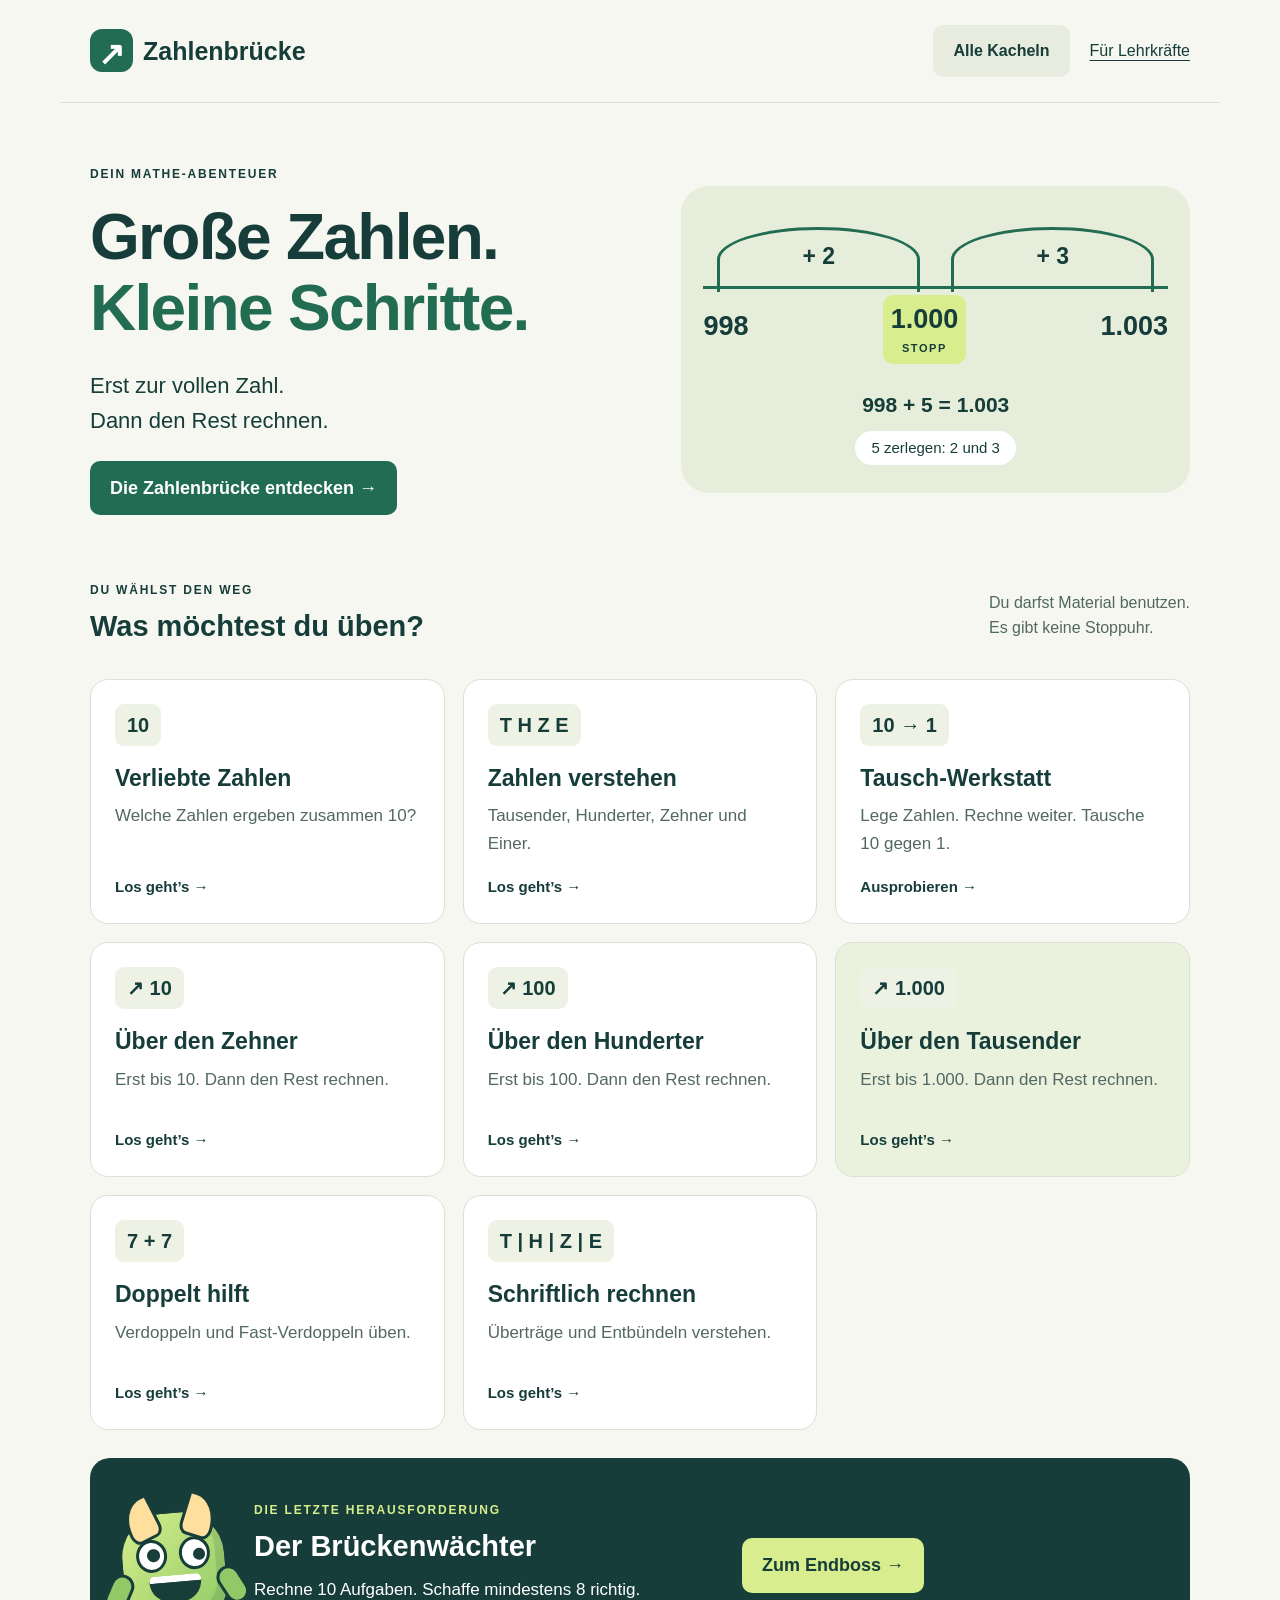
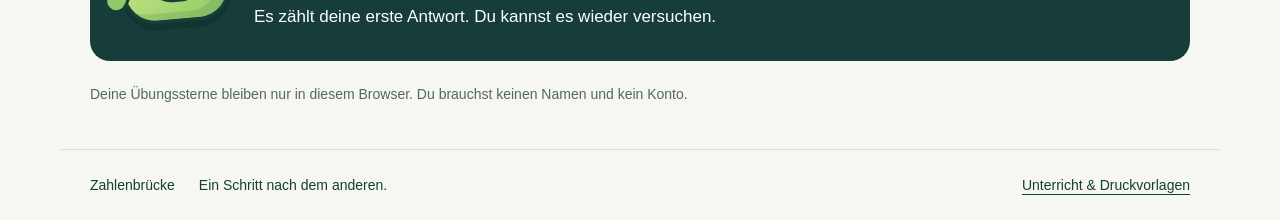
<file: index.html>
<!doctype html>
<html lang="de">
<head><meta charset="utf-8"><meta name="viewport" content="width=device-width,initial-scale=1"><meta name="description" content="Rechne mit der Zahlenbrücke über 10, 100 und 1000. Mit Hilfen, Tausch-Werkstatt und Endboss."><title>Zahlenbrücke · Schritt für Schritt</title><link rel="stylesheet" href="style.css?v=3"><script src="app.js?v=4" defer></script></head>
<body>
<a class="skip" href="#main">Zum Inhalt</a>
<header><a class="brand" href="index.html"><span class="brand-icon" aria-hidden="true">↗</span> Zahlenbrücke</a><nav aria-label="Hauptmenü"><button id="homeBtn" class="quiet">Alle Kacheln</button><a href="unterricht.html">Für Lehrkräfte</a></nav></header>
<main id="main" tabindex="-1">
<section id="home">
 <div class="hero"><div><span class="eyebrow">DEIN MATHE-ABENTEUER</span><h1>Große Zahlen.<br><span>Kleine Schritte.</span></h1><p>Erst zur vollen Zahl.<br>Dann den Rest rechnen.</p><button id="showBridge" class="primary">Die Zahlenbrücke entdecken <span aria-hidden="true">→</span></button></div><div class="hero-art" aria-label="998 plus 2 ist 1000. Noch plus 3 ist 1003."><div class="arc arc1">+ 2</div><div class="arc arc2">+ 3</div><div class="stones"><span>998</span><strong>1.000<small>STOPP</small></strong><span>1.003</span></div><p>998 + 5 = 1.003</p><div class="badge">5 zerlegen: 2 und 3</div></div></div>
 <div class="section-title"><div><span class="eyebrow">DU WÄHLST DEN WEG</span><h2>Was möchtest du üben?</h2></div><p>Du darfst Material benutzen.<br>Es gibt keine Stoppuhr.</p></div>
 <div id="tiles" class="tiles"></div>
 <section class="boss-banner"><div class="monster" aria-hidden="true"><span>• •</span><b>⌣</b></div><div><span class="eyebrow">DIE LETZTE HERAUSFORDERUNG</span><h2>Der Brückenwächter</h2><p>Rechne 10 Aufgaben. Schaffe mindestens 8 richtig.<br>Es zählt deine erste Antwort. Du kannst es wieder versuchen.</p></div><button id="bossIntro" class="primary">Zum Endboss →</button></section>
 <p class="privacy">Deine Übungssterne bleiben nur in diesem Browser. Du brauchst keinen Namen und kein Konto.</p>
</section>
<section id="lesson" hidden aria-labelledby="lessonTitle"><button class="back" data-home>← Zu den Kacheln</button><span class="eyebrow">SEHEN · LEGEN · RECHNEN</span><h1 id="lessonTitle">Die Zahlenbrücke</h1><p class="lead">Wir machen einen Stopp bei der vollen Zahl.</p><div class="tabs" id="examples" aria-label="Beispiele"></div><div id="demo" class="panel"></div><div class="toolbar"><button id="demoPrev" class="quiet">← Ein Schritt zurück</button><button id="demoNext" class="primary">Nächster Schritt →</button></div><section class="panel"><h2>Immer die gleiche Idee</h2><p>8 + 5 → Stopp bei 10.<br>98 + 5 → Stopp bei 100.<br>998 + 5 → Stopp bei 1.000.</p><p><strong>Ich zerlege die 5: erst 2, dann 3.</strong></p><p>Beim Minusrechnen gehe ich zurück: 1.003 − 5 → erst − 3 bis 1.000. Dann − 2 bis 998.</p></section></section>
<section id="exchange" hidden aria-labelledby="exchangeTitle"><button class="back" data-home>← Zu den Kacheln</button><span class="eyebrow">DIE TAUSCH-WERKSTATT</span><h1 id="exchangeTitle">10 werden 1</h1><h2 id="workshopTask"></h2><p id="workshopInstruction" class="lead"></p><div id="placeBoard" class="place-board"></div><div class="toolbar wrap"><button id="addUnit" class="primary">1 Einer dazu</button><button id="bundle" class="primary">10 tauschen →</button><button id="unbundle" class="quiet">← 1 entbündeln</button><button id="resetBlocks" class="quiet">Aufgabe neu beginnen</button></div><div class="toolbar wrap"><button id="checkBlocks" class="primary">Gelegte Zahl prüfen</button><button id="nextBlocks" class="primary" hidden>Nächste Aufgabe →</button></div><p id="exchangeMsg" class="feedback" role="status" aria-live="polite"></p><p>Ein Punkt steht für eine Einheit in seiner Spalte.<br>10 Einer = 1 Zehner · 10 Zehner = 1 Hunderter · 10 Hunderter = 1 Tausender.</p></section>
<section id="practice" hidden aria-labelledby="practiceTitle"><button class="back" data-home>← Zu den Kacheln</button><span id="practiceTag" class="eyebrow"></span><h1 id="practiceTitle"></h1><div id="practiceSettings" class="toolbar wrap"><label>Ich rechne <select id="operation"><option value="mix">Plus und Minus</option><option value="plus">nur Plus</option><option value="minus">nur Minus</option></select></label><label><input id="guided" type="checkbox" checked> Mit Zwischenschritten</label><button id="newRound" class="quiet">Neue Runde</button></div><div class="progress-row"><span id="counter"></span><span id="score"></span></div><progress id="progress" max="10" value="0" aria-label="Bearbeitete Aufgaben"></progress><div class="panel exercise"><div id="taskVisual"></div><p id="question" class="question"></p><form id="answerForm" novalidate><div id="fields"></div><div class="toolbar wrap"><button id="check" class="primary" type="submit">Prüfen</button><button id="hintBtn" class="quiet" type="button">Zeig mir eine Hilfe</button></div></form><div id="hint" hidden class="hint"></div><p id="feedback" role="status" aria-live="polite" class="feedback"></p><button id="next" class="primary" hidden>Weiter →</button></div><div id="roundResult" class="panel" hidden></div></section>
<section id="boss" hidden aria-labelledby="bossTitle"><button class="back" data-home>← Zu den Kacheln</button><div class="boss-intro panel"><div class="monster" aria-hidden="true"><span>• •</span><b>⌣</b></div><span class="eyebrow">DU UND DER BRÜCKENWÄCHTER</span><h1 id="bossTitle">Bist du bereit?</h1><p>Du bekommst 10 Aufgaben:</p><ul><li>2 mit Zehnerübergang.</li><li>3 mit Hunderterübergang.</li><li>5 mit Tausenderübergang.</li></ul><p>Plus und Minus kommen vor.<br>Mindestens 8 erste Antworten müssen richtig sein.<br>Du darfst auf Papier rechnen und Material nutzen.<br>Es gibt keine Stoppuhr.</p><p>Nach einem Fehler siehst du den Rechenweg.<br>Unter 8 richtig? Übe weiter. Starte dann eine neue Runde.</p><button id="startBoss" class="primary">Ich starte die 10 Aufgaben →</button></div></section>
</main><footer>Zahlenbrücke <span>Ein Schritt nach dem anderen.</span><a href="unterricht.html">Unterricht &amp; Druckvorlagen</a></footer>
</body></html>
</file>
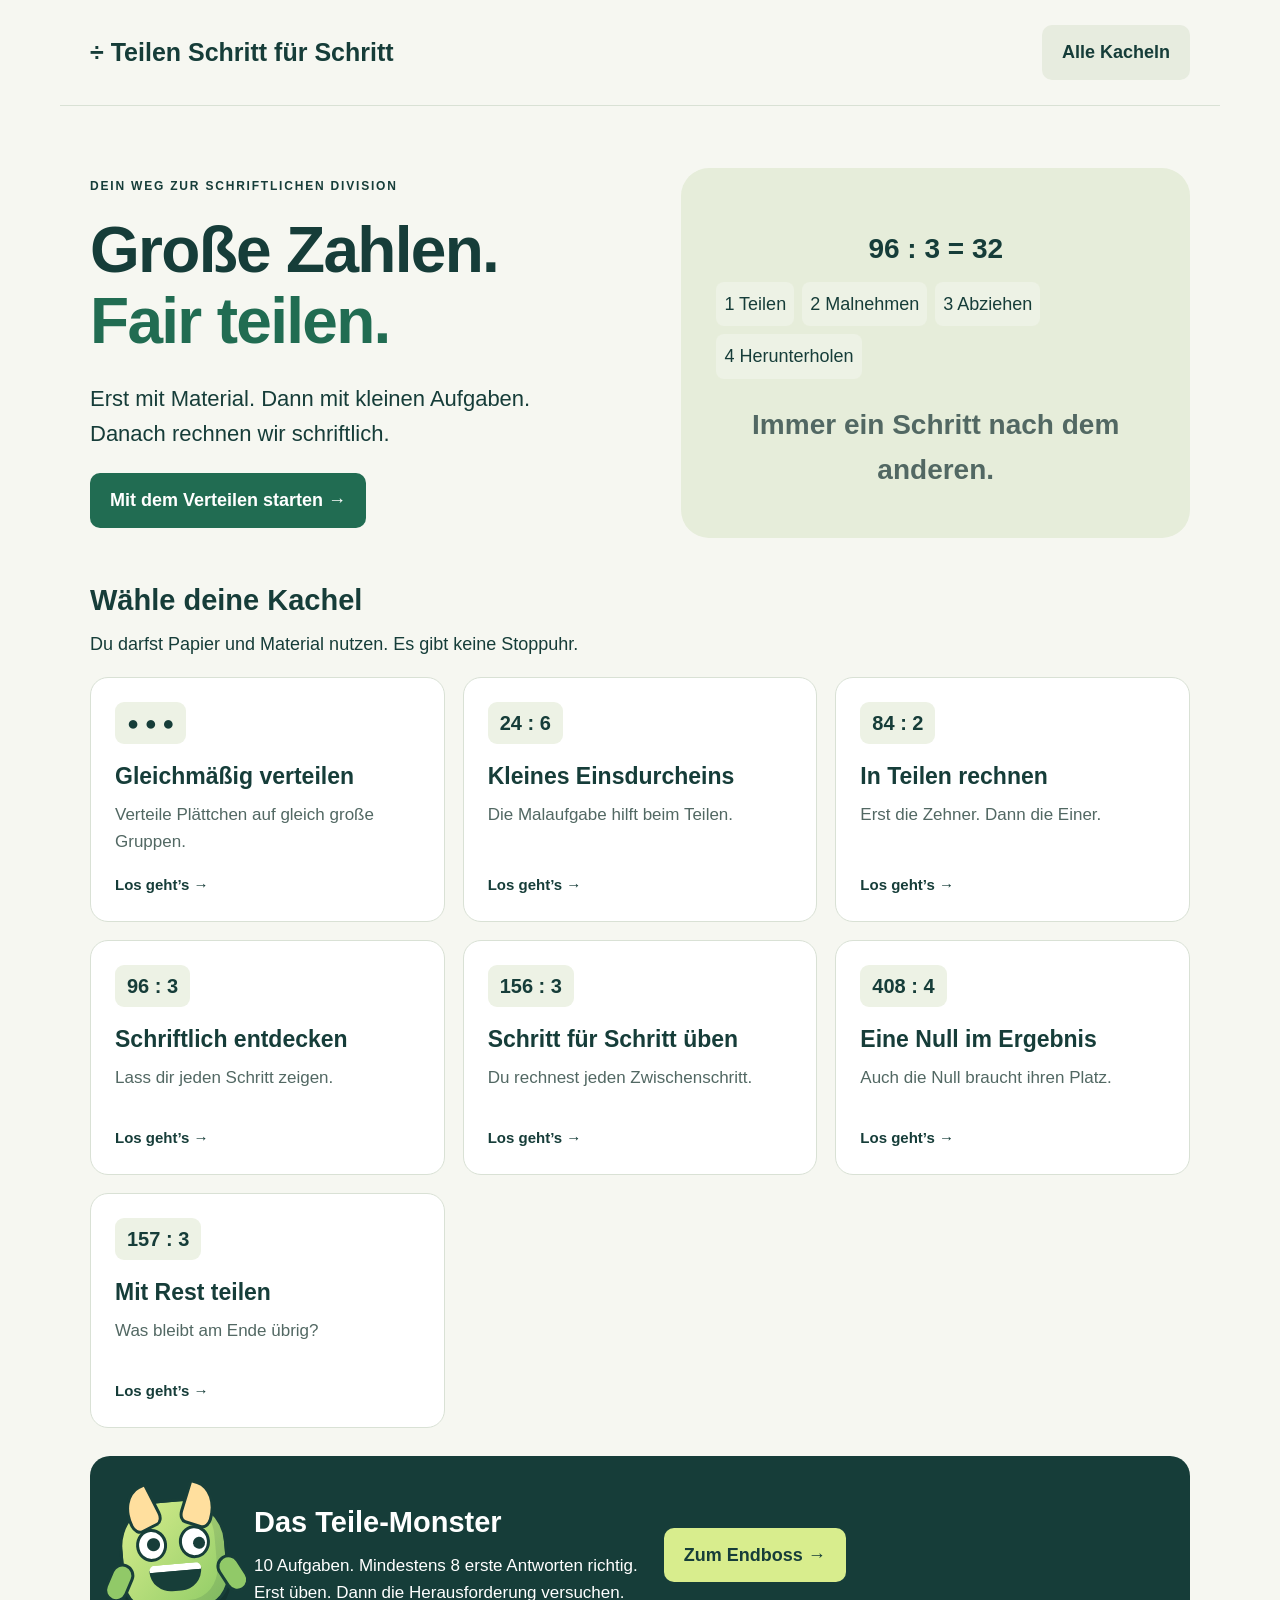
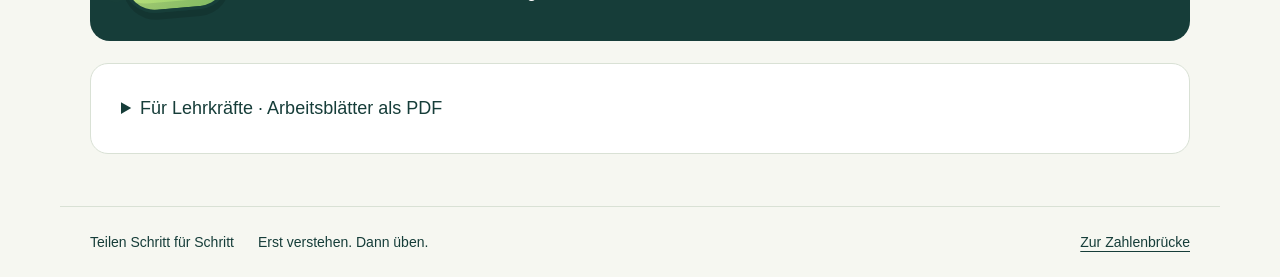
<file: division/index.html>
<!doctype html><html lang="de"><head><meta charset="utf-8"><meta name="viewport" content="width=device-width,initial-scale=1"><title>Teilen Schritt für Schritt</title><link rel="stylesheet" href="style.css"><script src="app.js?v=3" defer></script><style>.division-paper{font:clamp(23px,5vw,38px)/1.35 Consolas,monospace;white-space:pre;background:#f1f5e9;padding:24px;border-radius:14px;overflow-x:auto;font-variant-numeric:tabular-nums}.basket{padding:16px;border:2px solid #82978b;border-radius:15px;flex:1;min-width:120px}.steps{display:flex;gap:8px;flex-wrap:wrap}.steps span{padding:8px;border-radius:8px;background:#edf2e5}.steps .active{background:#d8ed8d;font-weight:bold}.exercise input{font:inherit;padding:12px;width:160px;border-radius:8px;border:2px solid #82978b}.hero-art{padding:35px;min-height:240px}.hero-art p{font-size:28px}.note{font-size:16px;color:#526863}</style></head><body><header><a class="brand" href="index.html">÷ Teilen Schritt für Schritt</a><button class="quiet" id="homeBtn">Alle Kacheln</button></header><main id="main" tabindex="-1"><section id="home"><div class="hero"><div><span class="eyebrow">DEIN WEG ZUR SCHRIFTLICHEN DIVISION</span><h1>Große Zahlen.<br><span>Fair teilen.</span></h1><p>Erst mit Material. Dann mit kleinen Aufgaben.<br>Danach rechnen wir schriftlich.</p><button class="primary" data-mode="share">Mit dem Verteilen starten →</button></div><div class="hero-art"><p>96 : 3 = 32</p><div class="steps"><span>1 Teilen</span><span>2 Malnehmen</span><span>3 Abziehen</span><span>4 Herunterholen</span></div><p class="note">Immer ein Schritt nach dem anderen.</p></div></div><h2>Wähle deine Kachel</h2><p>Du darfst Papier und Material nutzen. Es gibt keine Stoppuhr.</p><div class="tiles" id="tiles"></div><section class="boss-banner"><div class="monster" aria-hidden="true"><span>• •</span><b>⌣</b></div><div><h2>Das Teile-Monster</h2><p>10 Aufgaben. Mindestens 8 erste Antworten richtig.<br>Erst üben. Dann die Herausforderung versuchen.</p></div><button class="primary" data-mode="boss">Zum Endboss →</button></section><details class="panel"><summary>Für Lehrkräfte · Arbeitsblätter als PDF</summary><p><a href="Division_Sicherungsblatt.pdf" download>Sicherungs- und Übungsblatt (2 Seiten)</a><br><a href="Division_Loesungen.pdf" download>Lösungen für die Lehrkraft</a></p><p>Für das SBBZ Lernen: erst gleichmäßig verteilen, dann Umkehraufgaben und das kleine Einsdurcheins festigen. Danach stellenweise teilen und das schriftliche Verfahren aufbauen. Die Kacheln sind frei wählbar.</p><p>Kern: einstellige Teiler, ganzzahlige Ergebnisse ohne Rest. „Eine Null im Ergebnis“ und „Mit Rest“ sind Vertiefungen. Beim Teilen ist immer die größte passende ganze Zahl gesucht. Der Rest muss kleiner als der Teiler sein.</p><p>Beispiel 156 : 3: 1 Hunderter reicht nicht für 3 Gruppen. Er wird in 10 Zehner getauscht. Zusammen mit den 5 Zehnern sind es 15 Zehner. 15 Z : 3 = 5 Z; 6 E : 3 = 2 E. Ergebnis 52.</p><p>Die Seite speichert keine Namen und keine Antworten. Beim Neuladen beginnt die Übung neu. Die Endboss-Regel zählt jede Aufgabe nur einmal. Hilfen vor dem Endboss sind ausdrücklich erlaubt.</p></details></section><section id="work" hidden><button class="back" id="back">← Zu den Kacheln</button><h1 id="title"></h1><p id="count"></p><div id="content" class="panel exercise"></div></section></main><footer>Teilen Schritt für Schritt <span>Erst verstehen. Dann üben.</span><a href="../index.html">Zur Zahlenbrücke</a></footer></body></html>
</file>
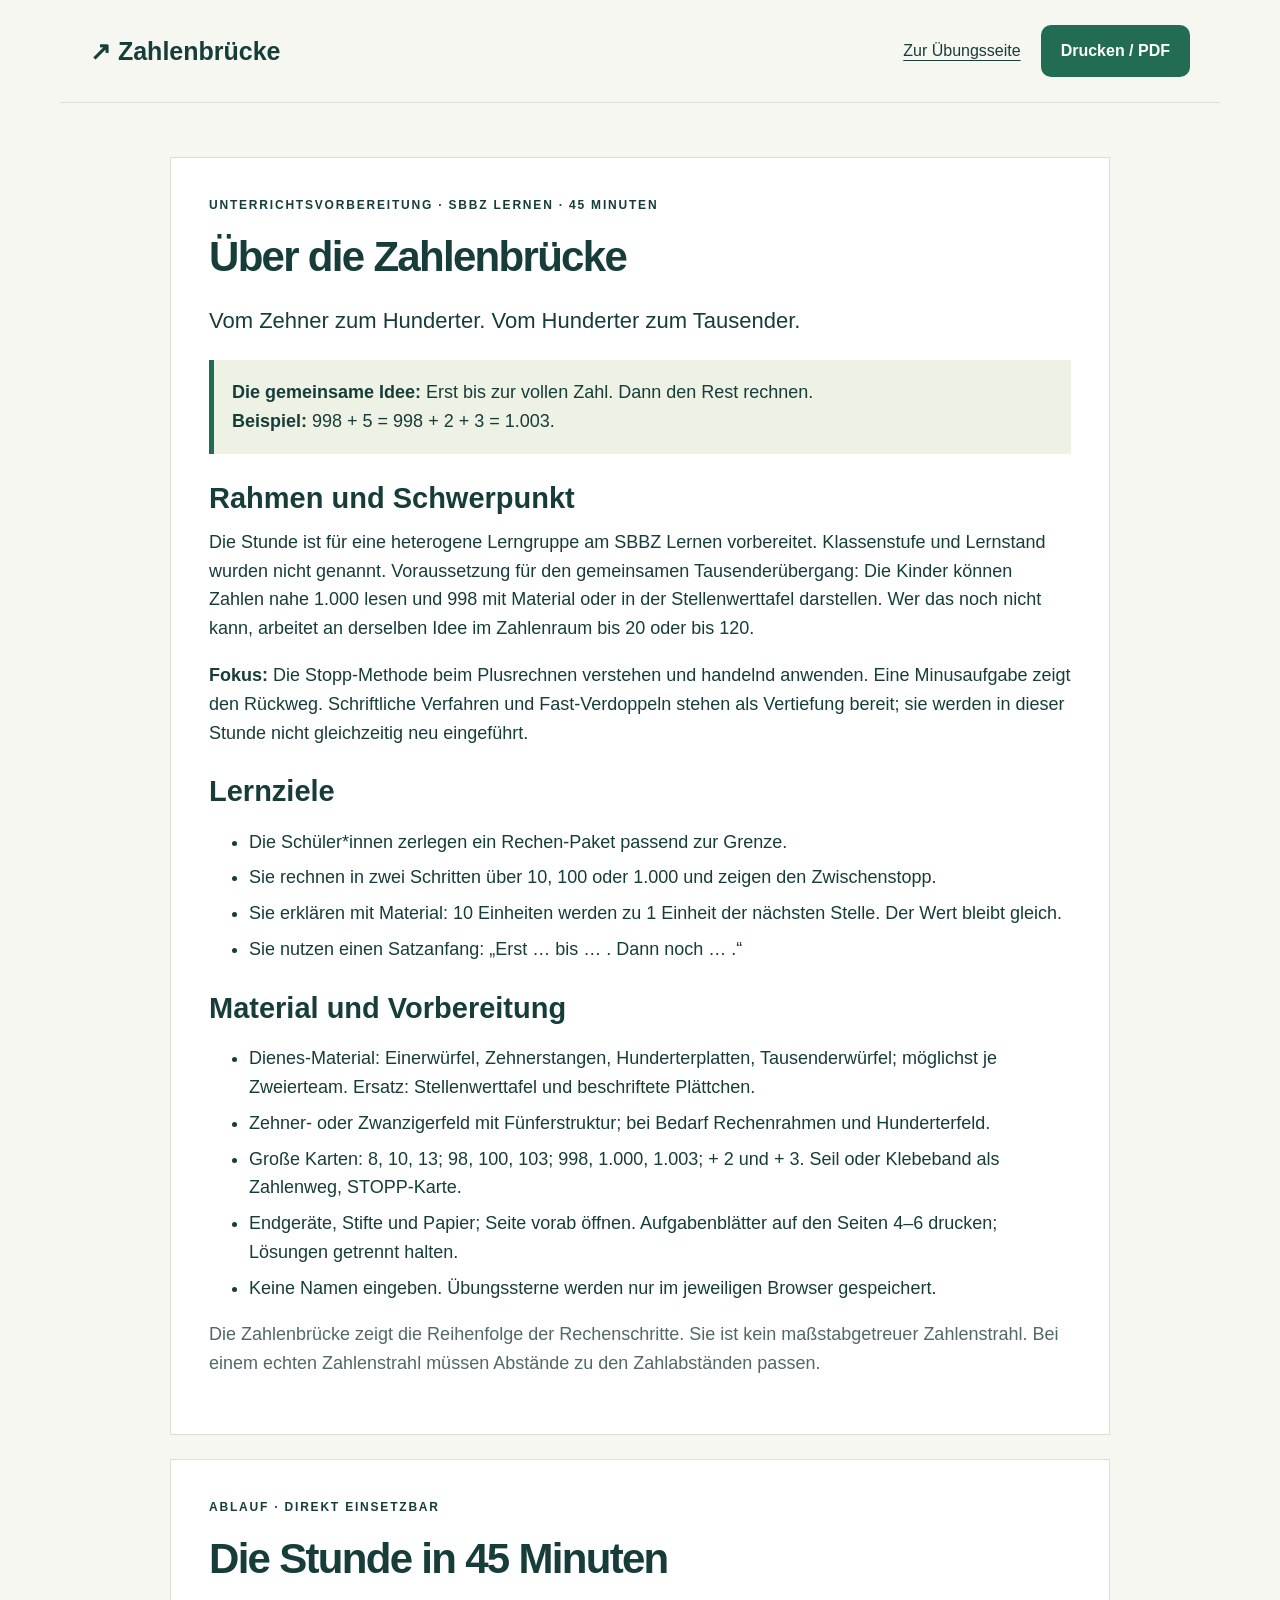
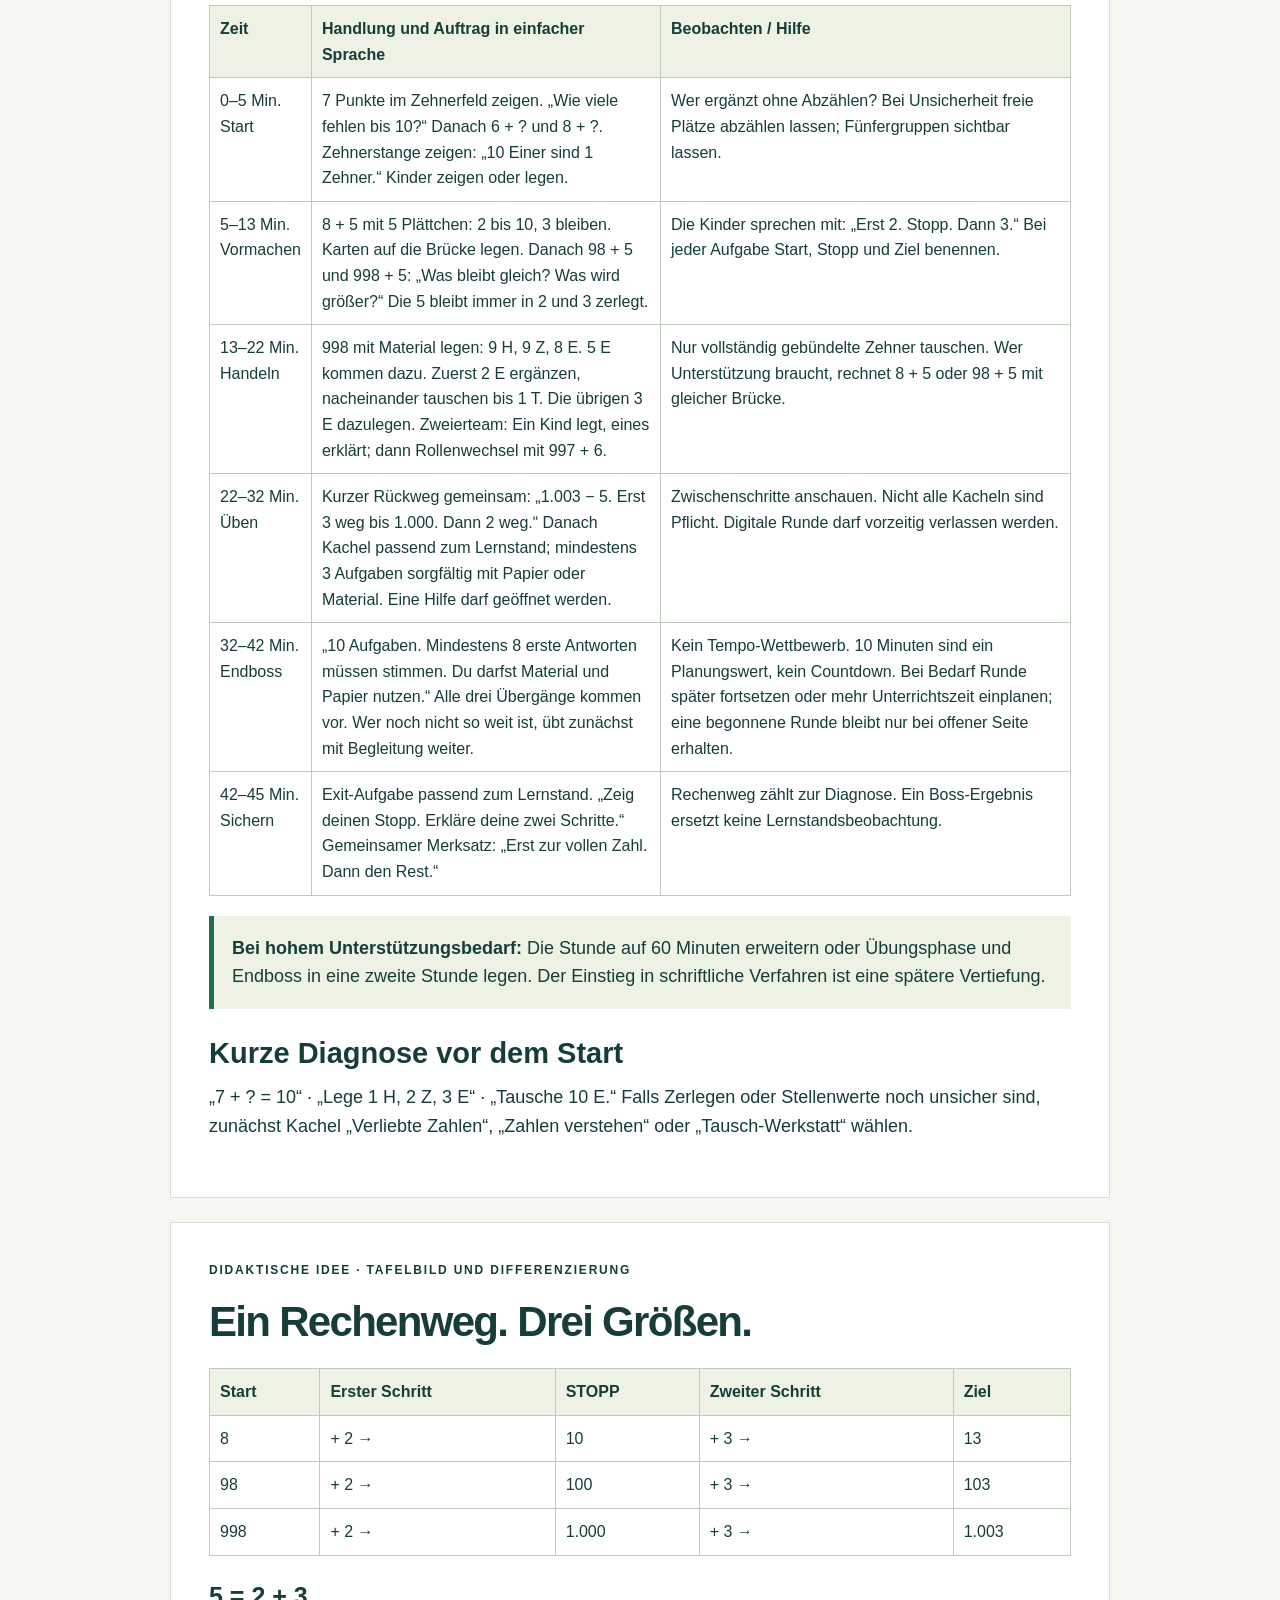
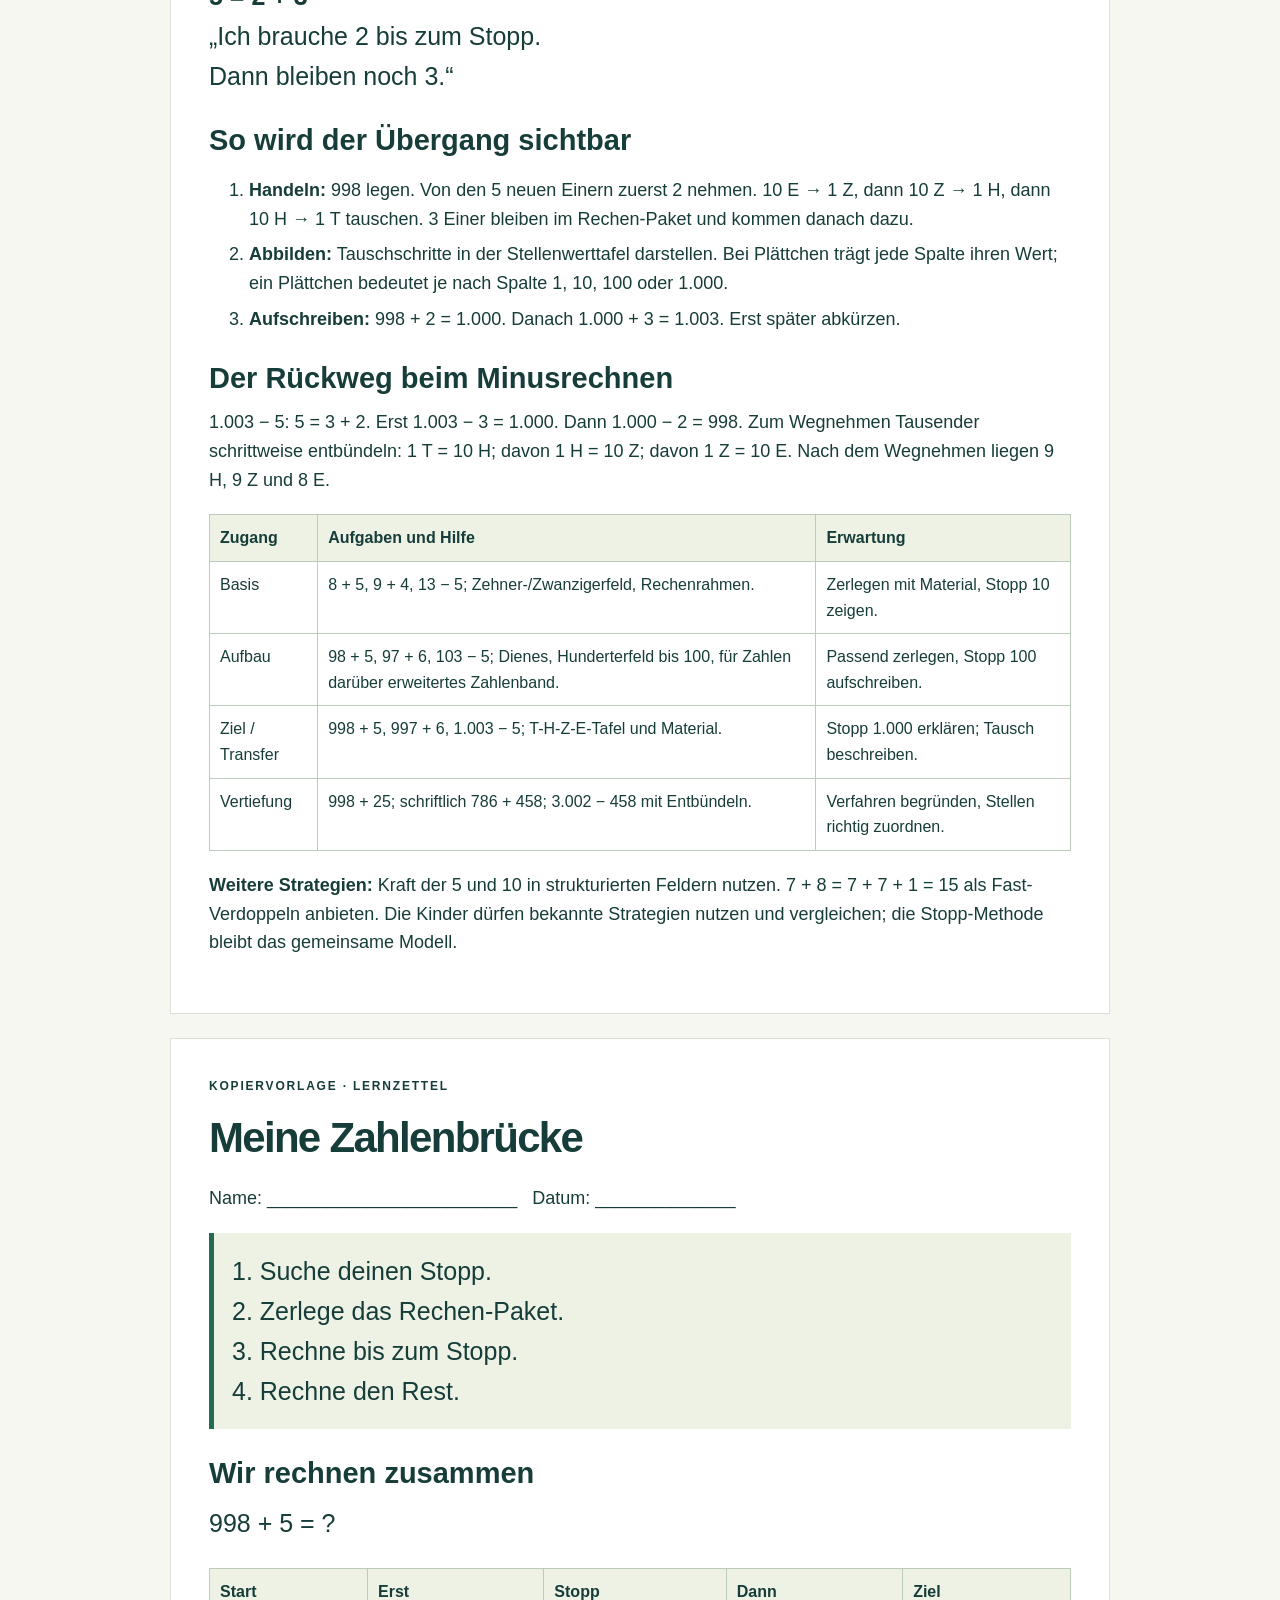
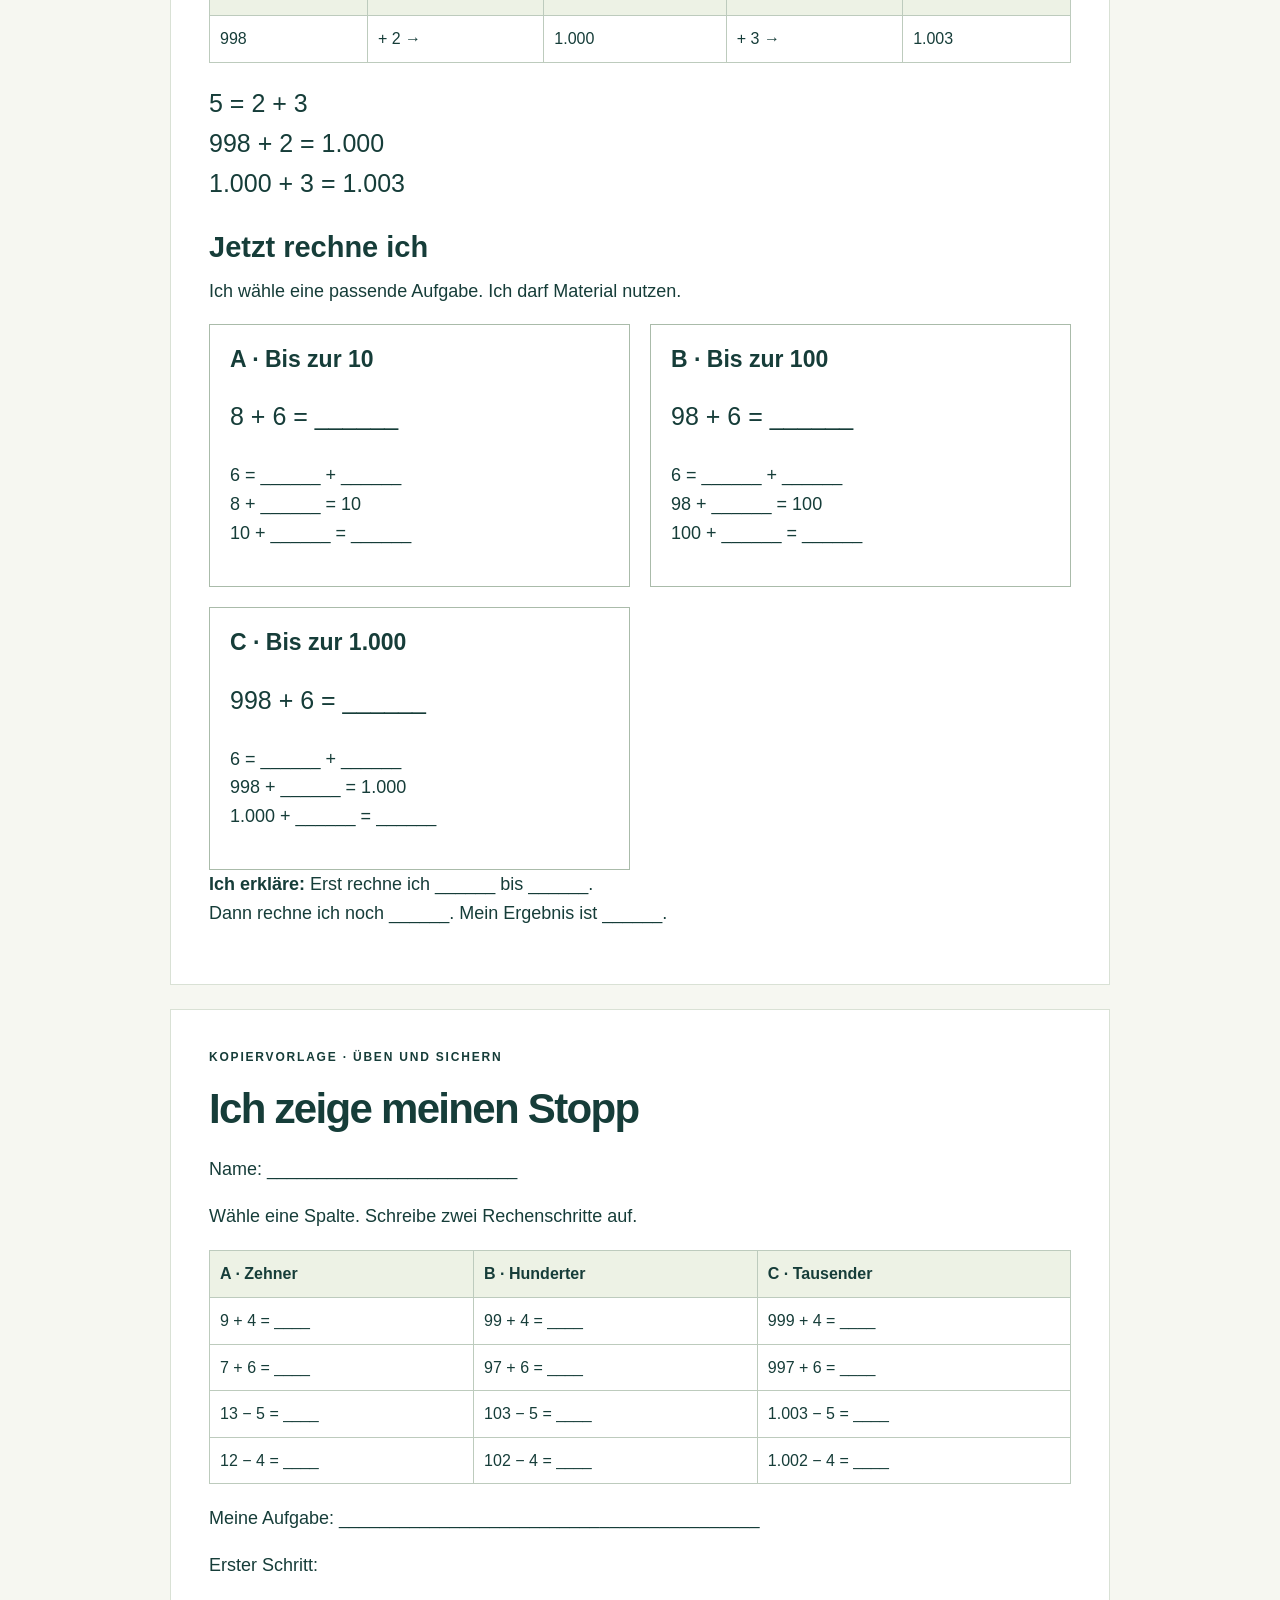
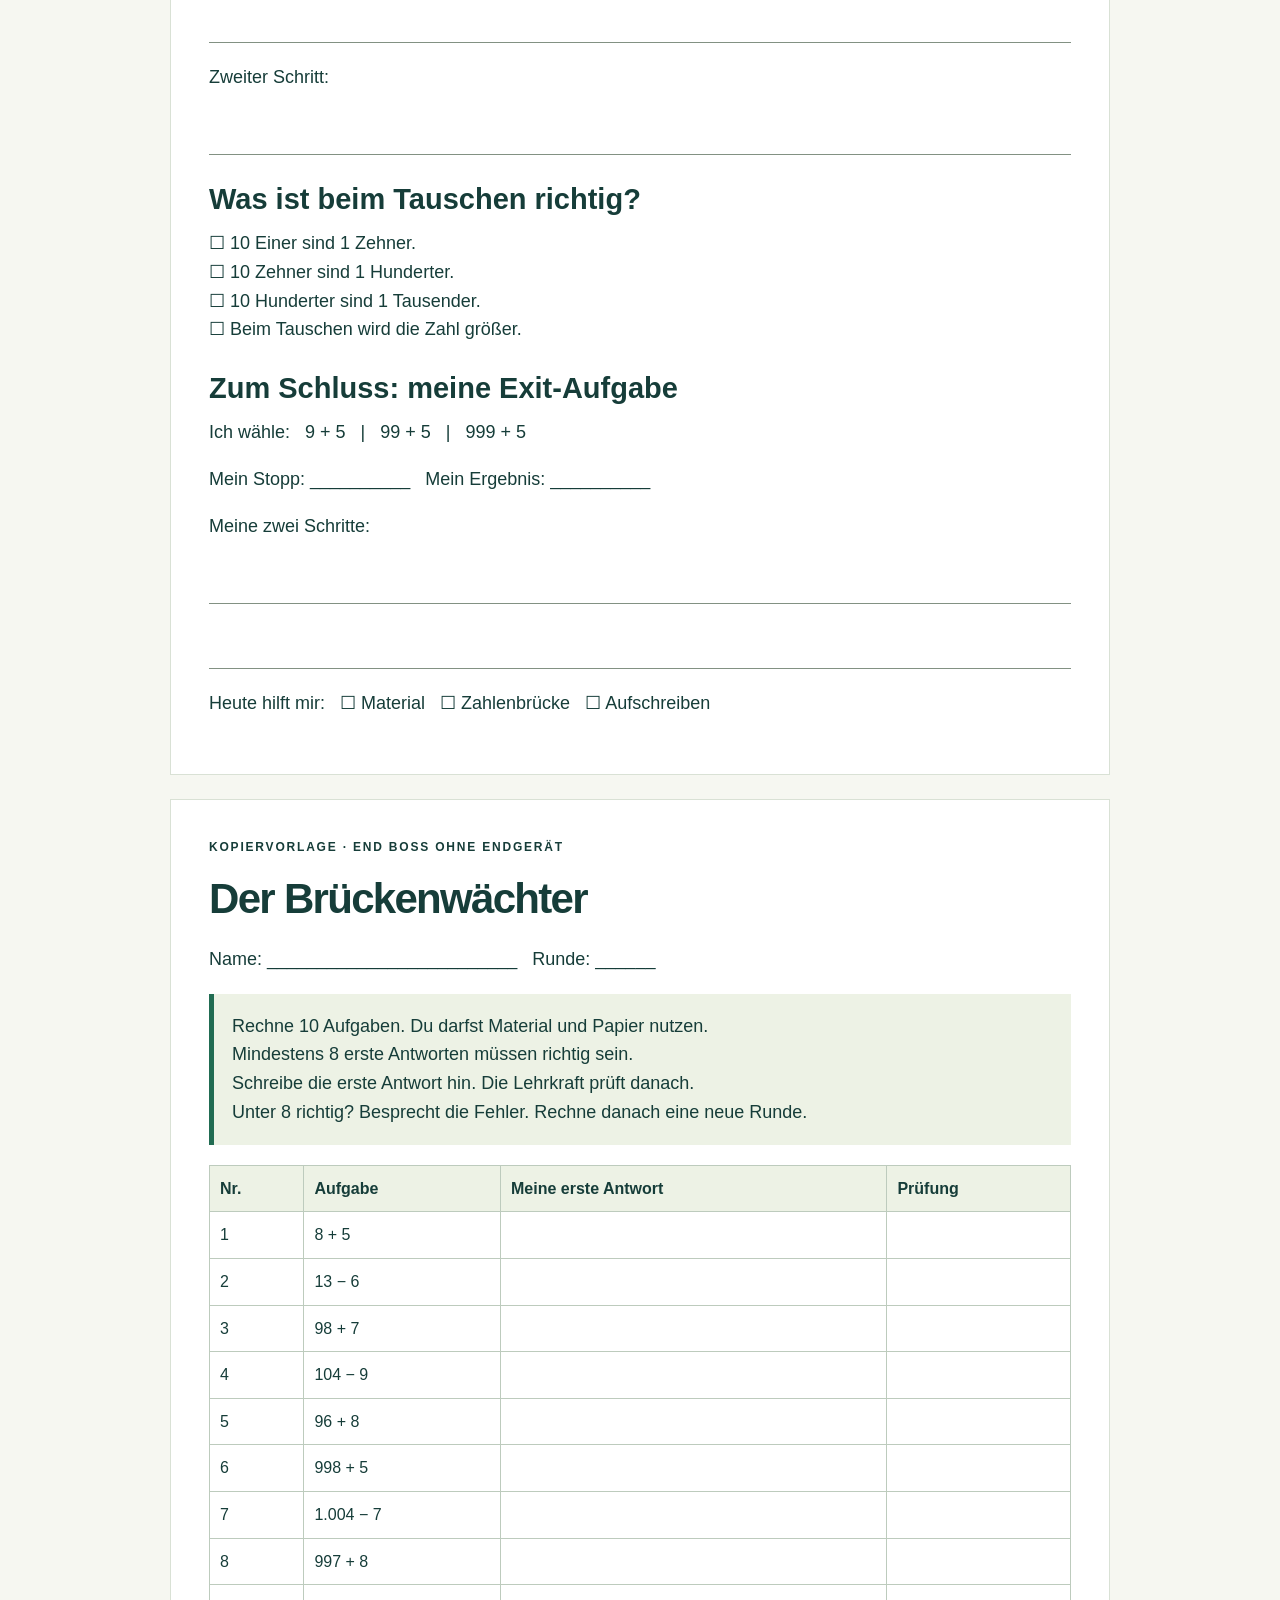
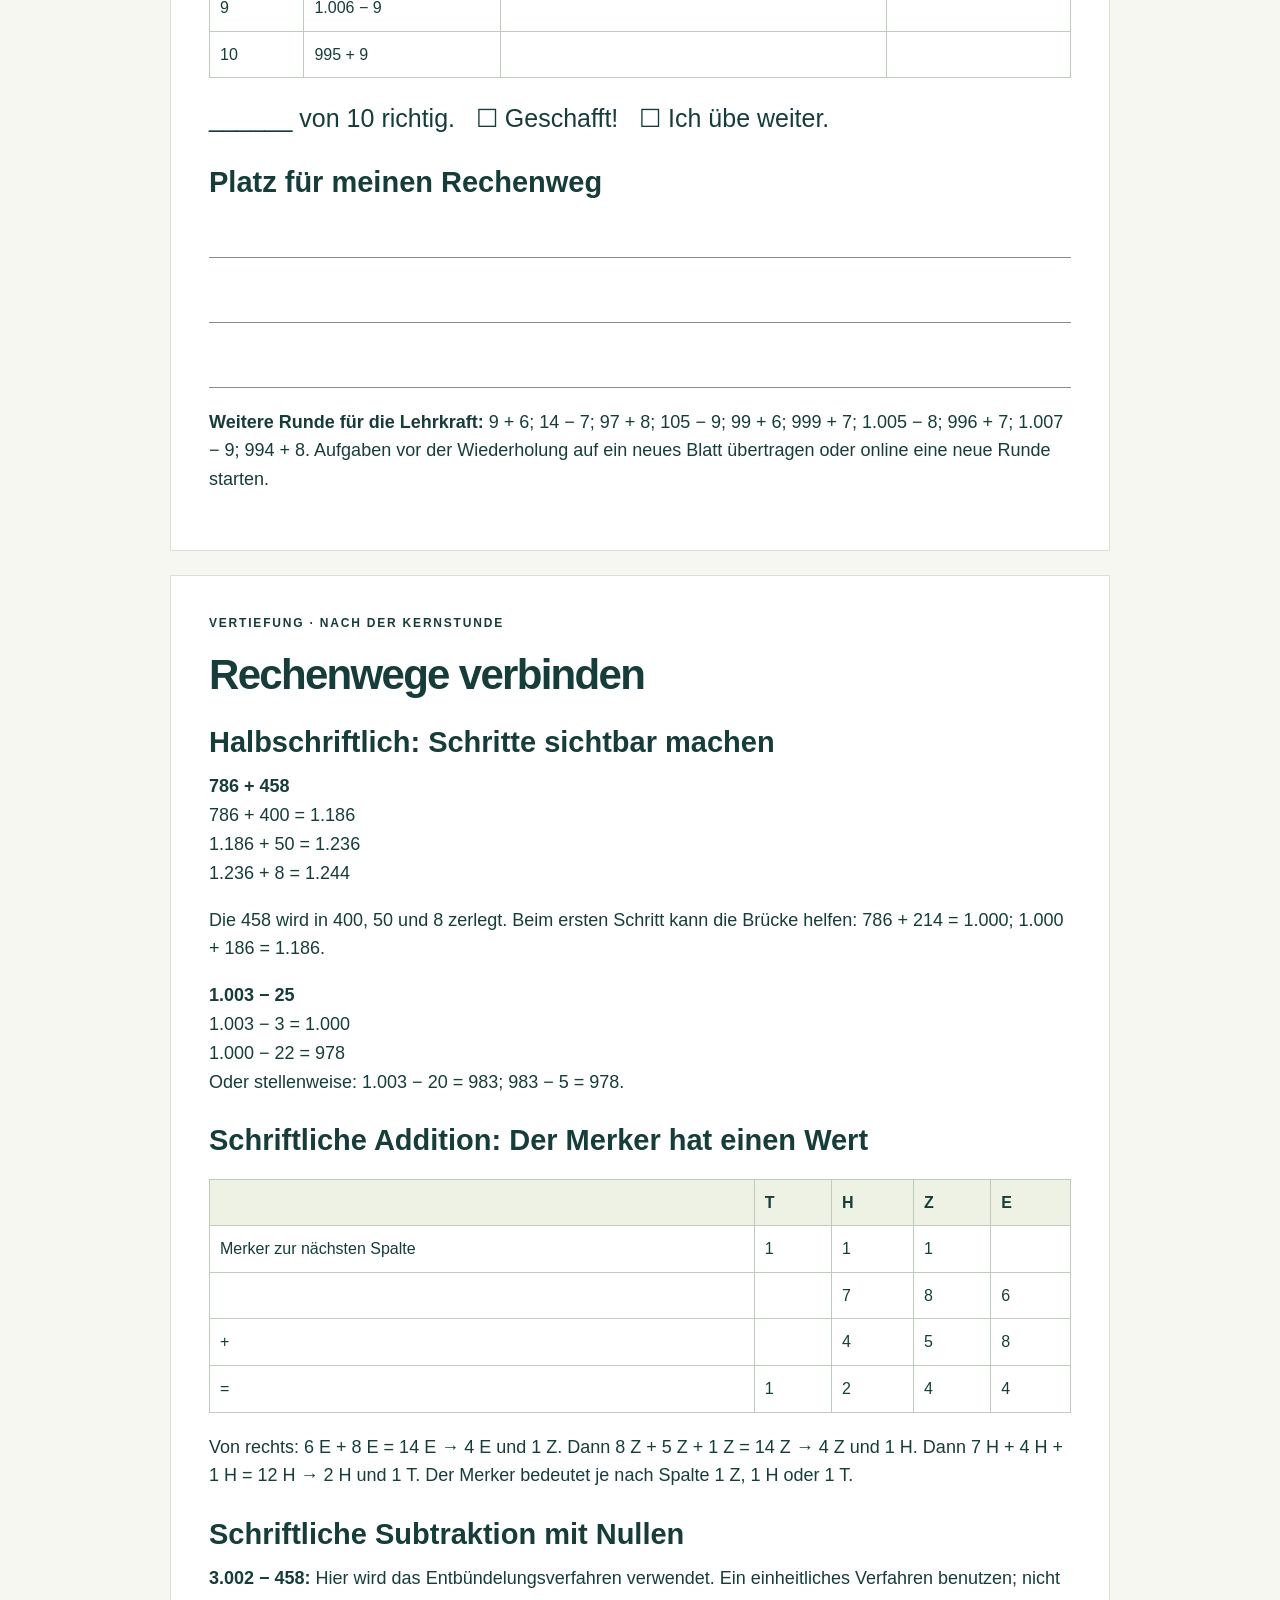
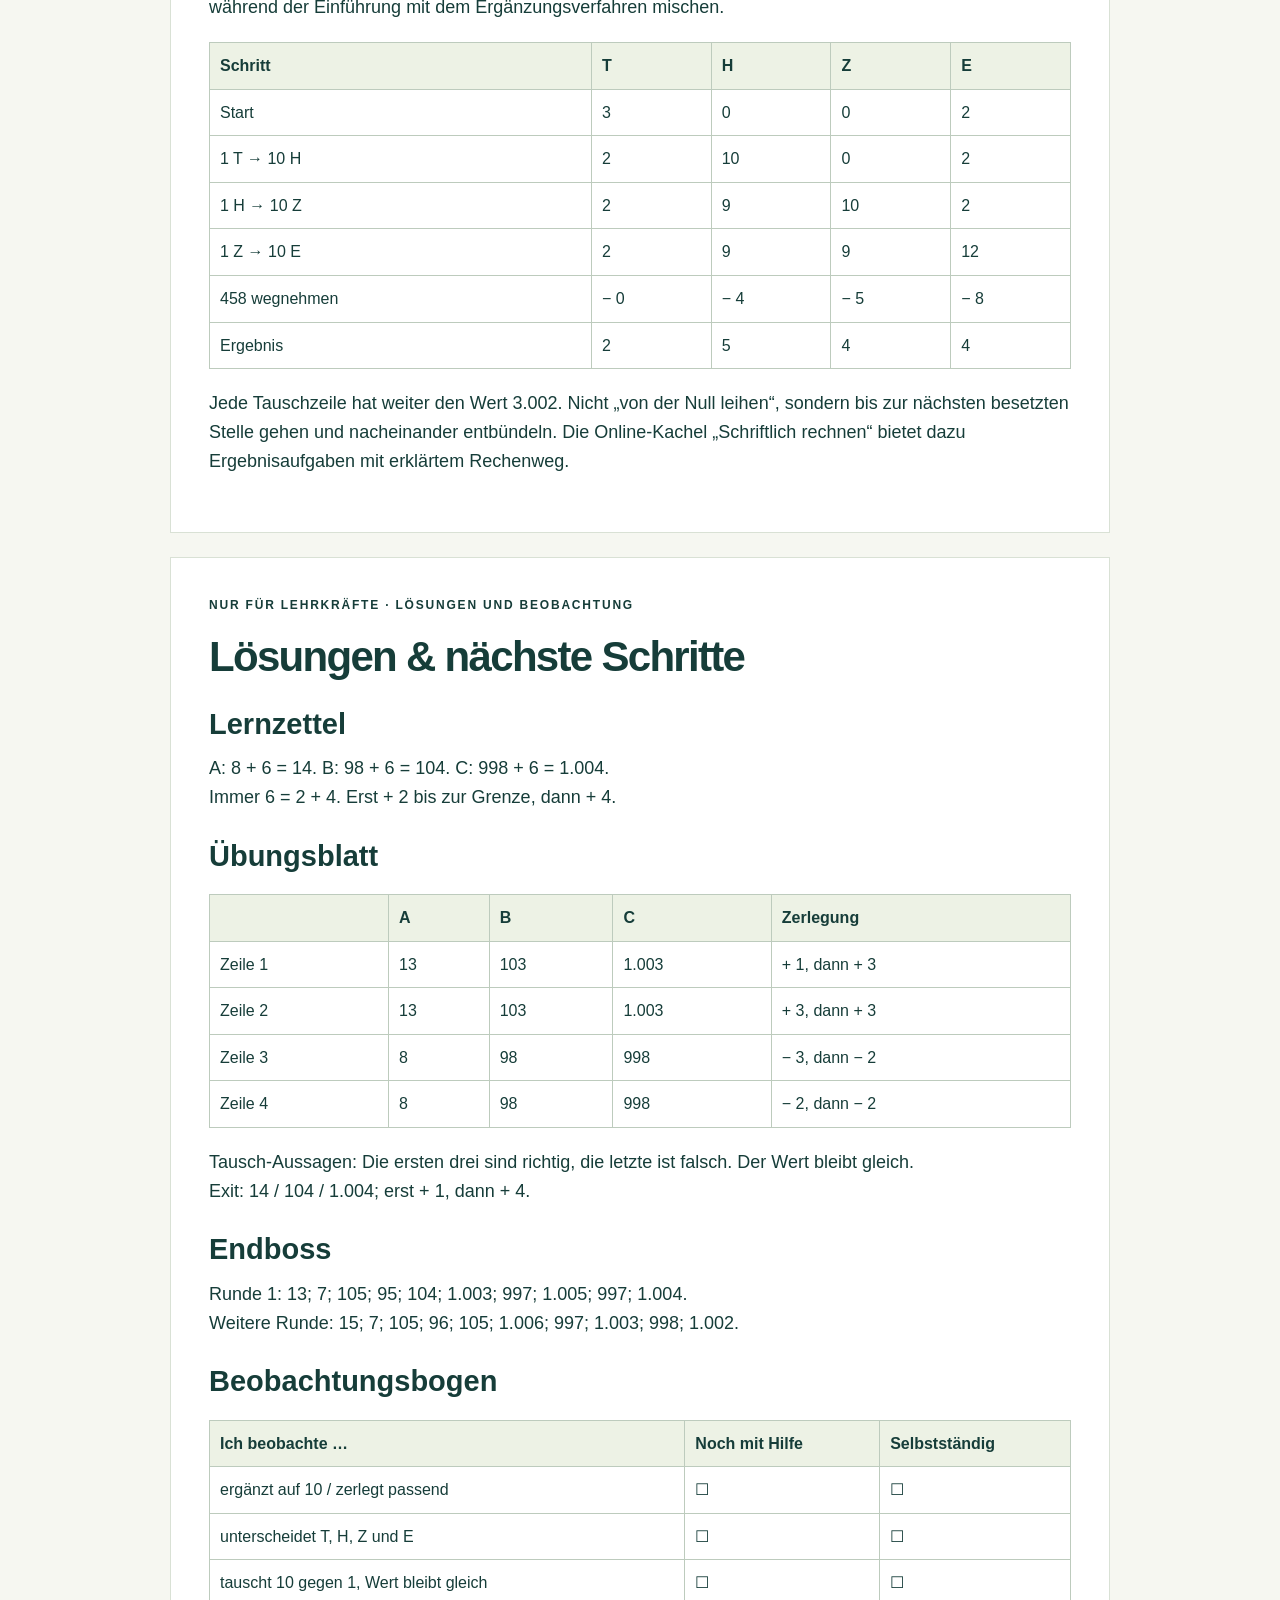
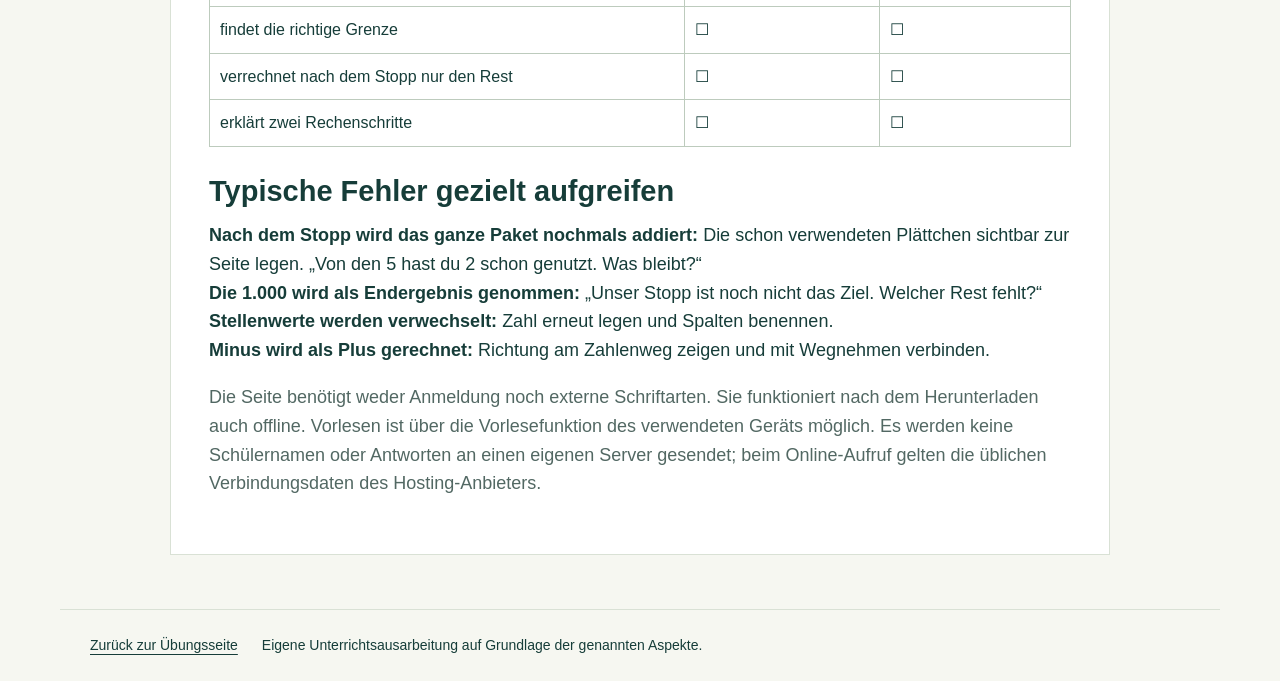
<file: unterricht.html>
<!doctype html><html lang="de"><head><meta charset="utf-8"><meta name="viewport" content="width=device-width,initial-scale=1"><title>Unterricht · Die Zahlenbrücke</title><link rel="stylesheet" href="style.css?v=3"><style>
main{max-width:1000px}.sheet{background:white;border:1px solid #d9e1d5;padding:38px;margin:24px 0}.sheet h1{font-size:42px}.sheet h2{margin-top:26px}.sheet table{border-collapse:collapse;width:100%;font-size:16px;margin:20px 0}.sheet th,.sheet td{border:1px solid #bdcbbd;text-align:left;vertical-align:top;padding:10px}.sheet th{background:#edf2e5}.box{padding:18px;background:#edf2e5;border-left:5px solid #216c52;margin:20px 0}.workline{border-bottom:1px solid #829183;min-height:45px;margin:10px 0 20px}.large{font-size:25px}.task-grid{display:grid;grid-template-columns:1fr 1fr;gap:20px}.task-box{padding:20px;border:1px solid #aabbaa}.muted{color:#526863}.sheet li{margin-bottom:7px}@media print{@page{size:A4;margin:16mm}.sheet{border:0;padding:0;margin:0;break-after:page}.sheet:last-child{break-after:auto}.sheet h1{font-size:26pt}.sheet h2{font-size:17pt;margin-top:16px}.sheet p,.sheet li{font-size:11pt;line-height:1.4}.sheet table{font-size:9.5pt}.sheet th,.sheet td{padding:7px}.box{padding:10px;margin:12px 0}.sheet .large{font-size:16pt}.task-box{padding:12px}.sheet .eyebrow{font-size:9pt;margin-bottom:10px}.sheet .bridge strong{font-size:17pt;padding:10px}.sheet .bridge{margin:18px 0}.workline{min-height:32px}h2,h3{break-after:avoid}tr,.task-box,.box{break-inside:avoid}.task-grid{display:block}.task-box{margin-bottom:12px}}
</style></head><body><header><a class="brand" href="index.html">↗ Zahlenbrücke</a><nav><a href="index.html">Zur Übungsseite</a><button class="primary" onclick="window.print()">Drucken / PDF</button></nav></header><main>
<section class="sheet"><span class="eyebrow">UNTERRICHTSVORBEREITUNG · SBBZ LERNEN · 45 MINUTEN</span><h1>Über die Zahlenbrücke</h1><p class="lead">Vom Zehner zum Hunderter. Vom Hunderter zum Tausender.</p><div class="box"><strong>Die gemeinsame Idee:</strong> Erst bis zur vollen Zahl. Dann den Rest rechnen.<br><strong>Beispiel:</strong> 998 + 5 = 998 + 2 + 3 = 1.003.</div><h2>Rahmen und Schwerpunkt</h2><p>Die Stunde ist für eine heterogene Lerngruppe am SBBZ Lernen vorbereitet. Klassenstufe und Lernstand wurden nicht genannt. Voraussetzung für den gemeinsamen Tausenderübergang: Die Kinder können Zahlen nahe 1.000 lesen und 998 mit Material oder in der Stellenwerttafel darstellen. Wer das noch nicht kann, arbeitet an derselben Idee im Zahlenraum bis 20 oder bis 120.</p><p><strong>Fokus:</strong> Die Stopp-Methode beim Plusrechnen verstehen und handelnd anwenden. Eine Minusaufgabe zeigt den Rückweg. Schriftliche Verfahren und Fast-Verdoppeln stehen als Vertiefung bereit; sie werden in dieser Stunde nicht gleichzeitig neu eingeführt.</p><h2>Lernziele</h2><ul><li>Die Schüler*innen zerlegen ein Rechen-Paket passend zur Grenze.</li><li>Sie rechnen in zwei Schritten über 10, 100 oder 1.000 und zeigen den Zwischenstopp.</li><li>Sie erklären mit Material: 10 Einheiten werden zu 1 Einheit der nächsten Stelle. Der Wert bleibt gleich.</li><li>Sie nutzen einen Satzanfang: „Erst … bis … . Dann noch … .“</li></ul><h2>Material und Vorbereitung</h2><ul><li>Dienes-Material: Einerwürfel, Zehnerstangen, Hunderterplatten, Tausenderwürfel; möglichst je Zweierteam. Ersatz: Stellenwerttafel und beschriftete Plättchen.</li><li>Zehner- oder Zwanzigerfeld mit Fünferstruktur; bei Bedarf Rechenrahmen und Hunderterfeld.</li><li>Große Karten: 8, 10, 13; 98, 100, 103; 998, 1.000, 1.003; + 2 und + 3. Seil oder Klebeband als Zahlenweg, STOPP-Karte.</li><li>Endgeräte, Stifte und Papier; Seite vorab öffnen. Aufgabenblätter auf den Seiten 4–6 drucken; Lösungen getrennt halten.</li><li>Keine Namen eingeben. Übungssterne werden nur im jeweiligen Browser gespeichert.</li></ul><p class="muted">Die Zahlenbrücke zeigt die Reihenfolge der Rechenschritte. Sie ist kein maßstabgetreuer Zahlenstrahl. Bei einem echten Zahlenstrahl müssen Abstände zu den Zahlabständen passen.</p></section>
<section class="sheet"><span class="eyebrow">ABLAUF · DIREKT EINSETZBAR</span><h1>Die Stunde in 45 Minuten</h1><table><thead><tr><th>Zeit</th><th>Handlung und Auftrag in einfacher Sprache</th><th>Beobachten / Hilfe</th></tr></thead><tbody>
<tr><td>0–5 Min.<br>Start</td><td>7 Punkte im Zehnerfeld zeigen. „Wie viele fehlen bis 10?“ Danach 6 + ? und 8 + ?. Zehnerstange zeigen: „10 Einer sind 1 Zehner.“ Kinder zeigen oder legen.</td><td>Wer ergänzt ohne Abzählen? Bei Unsicherheit freie Plätze abzählen lassen; Fünfergruppen sichtbar lassen.</td></tr>
<tr><td>5–13 Min.<br>Vormachen</td><td>8 + 5 mit 5 Plättchen: 2 bis 10, 3 bleiben. Karten auf die Brücke legen. Danach 98 + 5 und 998 + 5: „Was bleibt gleich? Was wird größer?“ Die 5 bleibt immer in 2 und 3 zerlegt.</td><td>Die Kinder sprechen mit: „Erst 2. Stopp. Dann 3.“ Bei jeder Aufgabe Start, Stopp und Ziel benennen.</td></tr>
<tr><td>13–22 Min.<br>Handeln</td><td>998 mit Material legen: 9 H, 9 Z, 8 E. 5 E kommen dazu. Zuerst 2 E ergänzen, nacheinander tauschen bis 1 T. Die übrigen 3 E dazulegen. Zweierteam: Ein Kind legt, eines erklärt; dann Rollenwechsel mit 997 + 6.</td><td>Nur vollständig gebündelte Zehner tauschen. Wer Unterstützung braucht, rechnet 8 + 5 oder 98 + 5 mit gleicher Brücke.</td></tr>
<tr><td>22–32 Min.<br>Üben</td><td>Kurzer Rückweg gemeinsam: „1.003 − 5. Erst 3 weg bis 1.000. Dann 2 weg.“ Danach Kachel passend zum Lernstand; mindestens 3 Aufgaben sorgfältig mit Papier oder Material. Eine Hilfe darf geöffnet werden.</td><td>Zwischenschritte anschauen. Nicht alle Kacheln sind Pflicht. Digitale Runde darf vorzeitig verlassen werden.</td></tr>
<tr><td>32–42 Min.<br>Endboss</td><td>„10 Aufgaben. Mindestens 8 erste Antworten müssen stimmen. Du darfst Material und Papier nutzen.“ Alle drei Übergänge kommen vor. Wer noch nicht so weit ist, übt zunächst mit Begleitung weiter.</td><td>Kein Tempo-Wettbewerb. 10 Minuten sind ein Planungswert, kein Countdown. Bei Bedarf Runde später fortsetzen oder mehr Unterrichtszeit einplanen; eine begonnene Runde bleibt nur bei offener Seite erhalten.</td></tr>
<tr><td>42–45 Min.<br>Sichern</td><td>Exit-Aufgabe passend zum Lernstand. „Zeig deinen Stopp. Erkläre deine zwei Schritte.“ Gemeinsamer Merksatz: „Erst zur vollen Zahl. Dann den Rest.“</td><td>Rechenweg zählt zur Diagnose. Ein Boss-Ergebnis ersetzt keine Lernstandsbeobachtung.</td></tr>
</tbody></table><div class="box"><strong>Bei hohem Unterstützungsbedarf:</strong> Die Stunde auf 60 Minuten erweitern oder Übungsphase und Endboss in eine zweite Stunde legen. Der Einstieg in schriftliche Verfahren ist eine spätere Vertiefung.</div><h2>Kurze Diagnose vor dem Start</h2><p>„7 + ? = 10“ · „Lege 1 H, 2 Z, 3 E“ · „Tausche 10 E.“ Falls Zerlegen oder Stellenwerte noch unsicher sind, zunächst Kachel „Verliebte Zahlen“, „Zahlen verstehen“ oder „Tausch-Werkstatt“ wählen.</p></section>
<section class="sheet"><span class="eyebrow">DIDAKTISCHE IDEE · TAFELBILD UND DIFFERENZIERUNG</span><h1>Ein Rechenweg. Drei Größen.</h1><table><thead><tr><th>Start</th><th>Erster Schritt</th><th>STOPP</th><th>Zweiter Schritt</th><th>Ziel</th></tr></thead><tbody><tr><td>8</td><td>+ 2 →</td><td>10</td><td>+ 3 →</td><td>13</td></tr><tr><td>98</td><td>+ 2 →</td><td>100</td><td>+ 3 →</td><td>103</td></tr><tr><td>998</td><td>+ 2 →</td><td>1.000</td><td>+ 3 →</td><td>1.003</td></tr></tbody></table><p class="large"><strong>5 = 2 + 3</strong><br>„Ich brauche 2 bis zum Stopp.<br>Dann bleiben noch 3.“</p><h2>So wird der Übergang sichtbar</h2><ol><li><strong>Handeln:</strong> 998 legen. Von den 5 neuen Einern zuerst 2 nehmen. 10 E → 1 Z, dann 10 Z → 1 H, dann 10 H → 1 T tauschen. 3 Einer bleiben im Rechen-Paket und kommen danach dazu.</li><li><strong>Abbilden:</strong> Tauschschritte in der Stellenwerttafel darstellen. Bei Plättchen trägt jede Spalte ihren Wert; ein Plättchen bedeutet je nach Spalte 1, 10, 100 oder 1.000.</li><li><strong>Aufschreiben:</strong> 998 + 2 = 1.000. Danach 1.000 + 3 = 1.003. Erst später abkürzen.</li></ol><h2>Der Rückweg beim Minusrechnen</h2><p>1.003 − 5: 5 = 3 + 2. Erst 1.003 − 3 = 1.000. Dann 1.000 − 2 = 998. Zum Wegnehmen Tausender schrittweise entbündeln: 1 T = 10 H; davon 1 H = 10 Z; davon 1 Z = 10 E. Nach dem Wegnehmen liegen 9 H, 9 Z und 8 E.</p><table><thead><tr><th>Zugang</th><th>Aufgaben und Hilfe</th><th>Erwartung</th></tr></thead><tbody><tr><td>Basis</td><td>8 + 5, 9 + 4, 13 − 5; Zehner-/Zwanzigerfeld, Rechenrahmen.</td><td>Zerlegen mit Material, Stopp 10 zeigen.</td></tr><tr><td>Aufbau</td><td>98 + 5, 97 + 6, 103 − 5; Dienes, Hunderterfeld bis 100, für Zahlen darüber erweitertes Zahlenband.</td><td>Passend zerlegen, Stopp 100 aufschreiben.</td></tr><tr><td>Ziel / Transfer</td><td>998 + 5, 997 + 6, 1.003 − 5; T-H-Z-E-Tafel und Material.</td><td>Stopp 1.000 erklären; Tausch beschreiben.</td></tr><tr><td>Vertiefung</td><td>998 + 25; schriftlich 786 + 458; 3.002 − 458 mit Entbündeln.</td><td>Verfahren begründen, Stellen richtig zuordnen.</td></tr></tbody></table><p><strong>Weitere Strategien:</strong> Kraft der 5 und 10 in strukturierten Feldern nutzen. 7 + 8 = 7 + 7 + 1 = 15 als Fast-Verdoppeln anbieten. Die Kinder dürfen bekannte Strategien nutzen und vergleichen; die Stopp-Methode bleibt das gemeinsame Modell.</p></section>
<section class="sheet"><span class="eyebrow">KOPIERVORLAGE · LERNZETTEL</span><h1>Meine Zahlenbrücke</h1><p>Name: _________________________ &nbsp; Datum: ______________</p><div class="box large">1. Suche deinen Stopp.<br>2. Zerlege das Rechen-Paket.<br>3. Rechne bis zum Stopp.<br>4. Rechne den Rest.</div><h2>Wir rechnen zusammen</h2><p class="large">998 + 5 = ?</p><table><tr><th>Start</th><th>Erst</th><th>Stopp</th><th>Dann</th><th>Ziel</th></tr><tr><td>998</td><td>+ 2 →</td><td>1.000</td><td>+ 3 →</td><td>1.003</td></tr></table><p class="large">5 = 2 + 3<br>998 + 2 = 1.000<br>1.000 + 3 = 1.003</p><h2>Jetzt rechne ich</h2><p>Ich wähle eine passende Aufgabe. Ich darf Material nutzen.</p><div class="task-grid"><div class="task-box"><h3>A · Bis zur 10</h3><p class="large">8 + 6 = ______</p><p>6 = ______ + ______<br>8 + ______ = 10<br>10 + ______ = ______</p></div><div class="task-box"><h3>B · Bis zur 100</h3><p class="large">98 + 6 = ______</p><p>6 = ______ + ______<br>98 + ______ = 100<br>100 + ______ = ______</p></div><div class="task-box"><h3>C · Bis zur 1.000</h3><p class="large">998 + 6 = ______</p><p>6 = ______ + ______<br>998 + ______ = 1.000<br>1.000 + ______ = ______</p></div></div><p><strong>Ich erkläre:</strong> Erst rechne ich ______ bis ______.<br>Dann rechne ich noch ______. Mein Ergebnis ist ______.</p></section>
<section class="sheet"><span class="eyebrow">KOPIERVORLAGE · ÜBEN UND SICHERN</span><h1>Ich zeige meinen Stopp</h1><p>Name: _________________________</p><p>Wähle eine Spalte. Schreibe zwei Rechenschritte auf.</p><table><thead><tr><th>A · Zehner</th><th>B · Hunderter</th><th>C · Tausender</th></tr></thead><tbody><tr><td>9 + 4 = ____</td><td>99 + 4 = ____</td><td>999 + 4 = ____</td></tr><tr><td>7 + 6 = ____</td><td>97 + 6 = ____</td><td>997 + 6 = ____</td></tr><tr><td>13 − 5 = ____</td><td>103 − 5 = ____</td><td>1.003 − 5 = ____</td></tr><tr><td>12 − 4 = ____</td><td>102 − 4 = ____</td><td>1.002 − 4 = ____</td></tr></tbody></table><p>Meine Aufgabe: __________________________________________</p><p>Erster Schritt:</p><div class="workline"></div><p>Zweiter Schritt:</p><div class="workline"></div><h2>Was ist beim Tauschen richtig?</h2><p>☐ 10 Einer sind 1 Zehner.<br>☐ 10 Zehner sind 1 Hunderter.<br>☐ 10 Hunderter sind 1 Tausender.<br>☐ Beim Tauschen wird die Zahl größer.</p><h2>Zum Schluss: meine Exit-Aufgabe</h2><p>Ich wähle: &nbsp; 9 + 5 &nbsp; | &nbsp; 99 + 5 &nbsp; | &nbsp; 999 + 5</p><p>Mein Stopp: __________ &nbsp; Mein Ergebnis: __________</p><p>Meine zwei Schritte:</p><div class="workline"></div><div class="workline"></div><p>Heute hilft mir: &nbsp; ☐ Material &nbsp; ☐ Zahlenbrücke &nbsp; ☐ Aufschreiben</p></section>
<section class="sheet"><span class="eyebrow">KOPIERVORLAGE · END BOSS OHNE ENDGERÄT</span><h1>Der Brückenwächter</h1><p>Name: _________________________ &nbsp; Runde: ______</p><div class="box">Rechne 10 Aufgaben. Du darfst Material und Papier nutzen.<br>Mindestens 8 erste Antworten müssen richtig sein.<br>Schreibe die erste Antwort hin. Die Lehrkraft prüft danach.<br>Unter 8 richtig? Besprecht die Fehler. Rechne danach eine neue Runde.</div><table><thead><tr><th>Nr.</th><th>Aufgabe</th><th>Meine erste Antwort</th><th>Prüfung</th></tr></thead><tbody><tr><td>1</td><td>8 + 5</td><td></td><td></td></tr><tr><td>2</td><td>13 − 6</td><td></td><td></td></tr><tr><td>3</td><td>98 + 7</td><td></td><td></td></tr><tr><td>4</td><td>104 − 9</td><td></td><td></td></tr><tr><td>5</td><td>96 + 8</td><td></td><td></td></tr><tr><td>6</td><td>998 + 5</td><td></td><td></td></tr><tr><td>7</td><td>1.004 − 7</td><td></td><td></td></tr><tr><td>8</td><td>997 + 8</td><td></td><td></td></tr><tr><td>9</td><td>1.006 − 9</td><td></td><td></td></tr><tr><td>10</td><td>995 + 9</td><td></td><td></td></tr></tbody></table><p class="large">______ von 10 richtig. &nbsp; ☐ Geschafft! &nbsp; ☐ Ich übe weiter.</p><h2>Platz für meinen Rechenweg</h2><div class="workline"></div><div class="workline"></div><div class="workline"></div><p><strong>Weitere Runde für die Lehrkraft:</strong> 9 + 6; 14 − 7; 97 + 8; 105 − 9; 99 + 6; 999 + 7; 1.005 − 8; 996 + 7; 1.007 − 9; 994 + 8. Aufgaben vor der Wiederholung auf ein neues Blatt übertragen oder online eine neue Runde starten.</p></section>
<section class="sheet"><span class="eyebrow">VERTIEFUNG · NACH DER KERNSTUNDE</span><h1>Rechenwege verbinden</h1><h2>Halbschriftlich: Schritte sichtbar machen</h2><p><strong>786 + 458</strong><br>786 + 400 = 1.186<br>1.186 + 50 = 1.236<br>1.236 + 8 = 1.244</p><p>Die 458 wird in 400, 50 und 8 zerlegt. Beim ersten Schritt kann die Brücke helfen: 786 + 214 = 1.000; 1.000 + 186 = 1.186.</p><p><strong>1.003 − 25</strong><br>1.003 − 3 = 1.000<br>1.000 − 22 = 978<br>Oder stellenweise: 1.003 − 20 = 983; 983 − 5 = 978.</p><h2>Schriftliche Addition: Der Merker hat einen Wert</h2><table><thead><tr><th></th><th>T</th><th>H</th><th>Z</th><th>E</th></tr></thead><tbody><tr><td>Merker zur nächsten Spalte</td><td>1</td><td>1</td><td>1</td><td></td></tr><tr><td></td><td></td><td>7</td><td>8</td><td>6</td></tr><tr><td>+</td><td></td><td>4</td><td>5</td><td>8</td></tr><tr><td>=</td><td>1</td><td>2</td><td>4</td><td>4</td></tr></tbody></table><p>Von rechts: 6 E + 8 E = 14 E → 4 E und 1 Z. Dann 8 Z + 5 Z + 1 Z = 14 Z → 4 Z und 1 H. Dann 7 H + 4 H + 1 H = 12 H → 2 H und 1 T. Der Merker bedeutet je nach Spalte 1 Z, 1 H oder 1 T.</p><h2>Schriftliche Subtraktion mit Nullen</h2><p><strong>3.002 − 458:</strong> Hier wird das Entbündelungsverfahren verwendet. Ein einheitliches Verfahren benutzen; nicht während der Einführung mit dem Ergänzungsverfahren mischen.</p><table><thead><tr><th>Schritt</th><th>T</th><th>H</th><th>Z</th><th>E</th></tr></thead><tbody><tr><td>Start</td><td>3</td><td>0</td><td>0</td><td>2</td></tr><tr><td>1 T → 10 H</td><td>2</td><td>10</td><td>0</td><td>2</td></tr><tr><td>1 H → 10 Z</td><td>2</td><td>9</td><td>10</td><td>2</td></tr><tr><td>1 Z → 10 E</td><td>2</td><td>9</td><td>9</td><td>12</td></tr><tr><td>458 wegnehmen</td><td>− 0</td><td>− 4</td><td>− 5</td><td>− 8</td></tr><tr><td>Ergebnis</td><td>2</td><td>5</td><td>4</td><td>4</td></tr></tbody></table><p>Jede Tauschzeile hat weiter den Wert 3.002. Nicht „von der Null leihen“, sondern bis zur nächsten besetzten Stelle gehen und nacheinander entbündeln. Die Online-Kachel „Schriftlich rechnen“ bietet dazu Ergebnisaufgaben mit erklärtem Rechenweg.</p></section>
<section class="sheet"><span class="eyebrow">NUR FÜR LEHRKRÄFTE · LÖSUNGEN UND BEOBACHTUNG</span><h1>Lösungen &amp; nächste Schritte</h1><h2>Lernzettel</h2><p>A: 8 + 6 = 14. B: 98 + 6 = 104. C: 998 + 6 = 1.004.<br>Immer 6 = 2 + 4. Erst + 2 bis zur Grenze, dann + 4.</p><h2>Übungsblatt</h2><table><thead><tr><th></th><th>A</th><th>B</th><th>C</th><th>Zerlegung</th></tr></thead><tbody><tr><td>Zeile 1</td><td>13</td><td>103</td><td>1.003</td><td>+ 1, dann + 3</td></tr><tr><td>Zeile 2</td><td>13</td><td>103</td><td>1.003</td><td>+ 3, dann + 3</td></tr><tr><td>Zeile 3</td><td>8</td><td>98</td><td>998</td><td>− 3, dann − 2</td></tr><tr><td>Zeile 4</td><td>8</td><td>98</td><td>998</td><td>− 2, dann − 2</td></tr></tbody></table><p>Tausch-Aussagen: Die ersten drei sind richtig, die letzte ist falsch. Der Wert bleibt gleich.<br>Exit: 14 / 104 / 1.004; erst + 1, dann + 4.</p><h2>Endboss</h2><p>Runde 1: 13; 7; 105; 95; 104; 1.003; 997; 1.005; 997; 1.004.<br>Weitere Runde: 15; 7; 105; 96; 105; 1.006; 997; 1.003; 998; 1.002.</p><h2>Beobachtungsbogen</h2><table><thead><tr><th>Ich beobachte …</th><th>Noch mit Hilfe</th><th>Selbstständig</th></tr></thead><tbody><tr><td>ergänzt auf 10 / zerlegt passend</td><td>☐</td><td>☐</td></tr><tr><td>unterscheidet T, H, Z und E</td><td>☐</td><td>☐</td></tr><tr><td>tauscht 10 gegen 1, Wert bleibt gleich</td><td>☐</td><td>☐</td></tr><tr><td>findet die richtige Grenze</td><td>☐</td><td>☐</td></tr><tr><td>verrechnet nach dem Stopp nur den Rest</td><td>☐</td><td>☐</td></tr><tr><td>erklärt zwei Rechenschritte</td><td>☐</td><td>☐</td></tr></tbody></table><h2>Typische Fehler gezielt aufgreifen</h2><p><strong>Nach dem Stopp wird das ganze Paket nochmals addiert:</strong> Die schon verwendeten Plättchen sichtbar zur Seite legen. „Von den 5 hast du 2 schon genutzt. Was bleibt?“<br><strong>Die 1.000 wird als Endergebnis genommen:</strong> „Unser Stopp ist noch nicht das Ziel. Welcher Rest fehlt?“<br><strong>Stellenwerte werden verwechselt:</strong> Zahl erneut legen und Spalten benennen.<br><strong>Minus wird als Plus gerechnet:</strong> Richtung am Zahlenweg zeigen und mit Wegnehmen verbinden.</p><p class="muted">Die Seite benötigt weder Anmeldung noch externe Schriftarten. Sie funktioniert nach dem Herunterladen auch offline. Vorlesen ist über die Vorlesefunktion des verwendeten Geräts möglich. Es werden keine Schülernamen oder Antworten an einen eigenen Server gesendet; beim Online-Aufruf gelten die üblichen Verbindungsdaten des Hosting-Anbieters.</p></section>
</main><footer><a href="index.html">Zurück zur Übungsseite</a><span>Eigene Unterrichtsausarbeitung auf Grundlage der genannten Aspekte.</span></footer></body></html>
</file>
<file: style.css>
:root{--ink:#163d39;--muted:#526863;--paper:#f6f7f1;--green:#216c52;--lime:#d8ed8d;--orange:#fcdfbb;--line:#d9e1d5;--white:#fff;--red:#9b3829}*{box-sizing:border-box}body{margin:0;background:var(--paper);color:var(--ink);font-family:Arial,Helvetica,sans-serif;font-size:18px;line-height:1.6}button,input,select{font:inherit}button,a,input,select{touch-action:manipulation}button{cursor:pointer}button:disabled{opacity:.5;cursor:default}a{color:var(--ink);text-underline-offset:4px}:is(button,a,input,select):focus-visible{outline:4px solid #b35011;outline-offset:4px}header,main,footer{max-width:1160px;margin:auto}header{padding:25px 30px;display:flex;justify-content:space-between;gap:16px;align-items:center;border-bottom:1px solid var(--line)}.brand{text-decoration:none;font-weight:800;font-size:25px;display:flex;align-items:center;gap:10px}.brand-icon{display:grid;place-items:center;background:var(--green);color:#fff;border-radius:12px;width:43px;height:43px;font-size:32px}nav{display:flex;align-items:center;gap:20px;font-size:16px}main{padding:30px}.hero{display:grid;grid-template-columns:1.1fr 1fr;gap:32px;align-items:center;padding:32px 0 44px}h1,h2,h3,p{margin-top:0}h1{font-size:clamp(36px,5vw,64px);line-height:1.12;letter-spacing:-1.7px;margin-bottom:23px}h1 span{color:var(--green)}h2{font-size:29px;line-height:1.25;margin-bottom:12px}h3{font-size:23px;line-height:1.25}.eyebrow{display:block;font-size:12px;font-weight:800;letter-spacing:1.8px;margin-bottom:18px}.hero p,.lead{font-size:22px}.primary,.quiet,.back,.tabs button{border:0;border-radius:10px;padding:13px 20px;min-height:50px;font-weight:700}.primary{background:var(--green);color:white}.primary:hover{background:#174d3c}.quiet{background:#e7ecdf;color:var(--ink)}.quiet:hover{background:#d9e3cc}.back{background:transparent;padding-left:0;margin-bottom:20px}.hero-art{border-radius:28px;background:#e6edda;min-height:300px;padding:100px 22px 28px;position:relative;overflow:hidden}.stones{display:flex;align-items:flex-start;justify-content:space-between;gap:7px;position:relative;border-top:3px solid var(--green);padding-top:16px}.stones span,.stones strong{font-size:27px;font-weight:700;z-index:1}.stones strong{background:var(--lime);border-radius:10px;padding:8px;margin-top:-10px;line-height:1.25;text-align:center}.stones small{display:block;font-size:11px;letter-spacing:1.6px;margin-top:5px}.arc{position:absolute;top:41px;width:40%;height:65px;border:3px solid var(--green);border-bottom:0;border-radius:100% 100% 0 0;text-align:center;padding-top:8px;font-size:23px;font-weight:700}.arc1{left:7%}.arc2{right:7%}.hero-art p{text-align:center;font-size:21px;font-weight:700;margin:24px 0 10px}.badge{background:var(--white);border-radius:30px;margin:auto;padding:5px 16px;width:fit-content;font-size:15px}.section-title{display:flex;justify-content:space-between;gap:20px;align-items:end;margin:22px 0}.section-title p{font-size:16px;color:var(--muted)}.section-title .eyebrow{margin-bottom:8px}.tiles{display:grid;grid-template-columns:repeat(3,minmax(0,1fr));gap:18px}.tile{background:#fff;border:1px solid var(--line);border-radius:18px;padding:24px;text-align:left;color:var(--ink);position:relative;min-height:235px;display:flex;flex-direction:column;align-items:start}.tile:hover{box-shadow:0 8px 22px #163d3912;transform:translateY(-2px)}.tile .num{display:inline-block;padding:5px 12px;border-radius:9px;background:#edf2e5;font-weight:800;font-size:20px;margin-bottom:18px}.tile p{font-size:17px;flex:1;margin-bottom:18px;color:var(--muted)}.tile h3{margin-bottom:10px}.tile .go{font-size:15px;font-weight:700}.tile .star{position:absolute;top:20px;right:20px;color:#85620c;font-size:23px}.tile.accent{background:#eaf2de}.boss-banner{margin:28px 0 22px;background:var(--ink);color:white;border-radius:20px;padding:30px;display:flex;align-items:center;gap:26px}.boss-banner .primary{background:var(--lime);color:var(--ink);white-space:nowrap}.boss-banner p{font-size:17px;margin-bottom:0}.boss-banner .eyebrow{color:var(--lime);margin-bottom:8px}.monster{width:85px;height:90px;background:var(--lime);border-radius:38px 38px 20px 20px;color:var(--ink);text-align:center;flex-shrink:0;position:relative;display:flex;align-items:center;flex-direction:column;justify-content:center;line-height:.9;transform:rotate(-5deg)}.monster span{font-size:36px;letter-spacing:10px;margin-left:10px}.monster b{font-size:38px}.privacy{font-size:14px;color:var(--muted)}footer{padding:24px 30px;display:flex;gap:24px;border-top:1px solid var(--line);font-size:14px}footer span{flex:1}.panel{border:1px solid var(--line);border-radius:18px;padding:30px;background:#fff;margin:22px 0}.toolbar{display:flex;gap:12px;align-items:center;margin:18px 0}.wrap{flex-wrap:wrap}.tabs{display:flex;gap:10px;flex-wrap:wrap}.tabs button{background:#e7ecdf;color:var(--ink)}.tabs button[aria-pressed=true]{background:var(--green);color:white}.bridge{display:grid;grid-template-columns:1fr auto 1fr auto 1fr;align-items:center;gap:12px;margin:35px 0}.bridge strong{background:#edf2e5;border-radius:12px;padding:18px;text-align:center;font-size:30px}.bridge strong.stop{background:var(--lime)}.jump{text-align:center;font-size:21px;font-weight:700}.jump small{display:block}.step-text{min-height:90px;font-size:23px}.step-count{font-size:14px;color:var(--muted)}.place-board{display:grid;grid-template-columns:repeat(4,minmax(0,1fr));gap:10px;margin:25px 0}.place-col{border:1px solid var(--line);background:white;padding:14px;border-radius:13px;text-align:center}.place-col h2{margin-bottom:4px}.place-col small{font-size:14px;display:block}.place-col strong{font-size:32px}.dots{display:grid;grid-template-columns:repeat(5,1fr);gap:6px;margin-top:18px;min-height:100px;align-content:start}.dot{width:18px;height:18px;border-radius:50%;background:var(--green);display:block}.dot:nth-child(n+6){background:#a0521b}.place-col:nth-child(1){border-top:6px solid #6260a7}.place-col:nth-child(2){border-top:6px solid #b75226}.place-col:nth-child(3){border-top:6px solid #2d7d8e}.place-col:nth-child(4){border-top:6px solid #528647}.question{font-size:clamp(30px,5vw,48px);font-weight:800;line-height:1.25;margin:20px 0 30px}.progress-row{display:flex;justify-content:space-between;gap:12px;font-size:16px}progress{width:100%;height:12px;accent-color:var(--green)}select{padding:9px;border:1px solid #81958c;border-radius:8px;background:white;color:var(--ink);margin:0 8px}input[type=checkbox]{width:22px;height:22px;vertical-align:middle;accent-color:var(--green)}.answer-label{display:flex;gap:14px;align-items:center;flex-wrap:wrap;margin:14px 0;font-weight:700}.answer-label input{max-width:180px;width:150px;min-height:55px;padding:10px;border:2px solid #7e948a;border-radius:9px;color:var(--ink)}.feedback{font-size:20px;font-weight:700;min-height:32px}.feedback.error{color:var(--red)}.feedback.ok{color:#216c52}.hint{background:#f0f5e8;padding:20px;border-radius:12px;margin-top:20px}.hint .bridge{gap:5px}.hint .bridge strong{font-size:22px;padding:10px}.fields-hint{font-size:16px;color:var(--muted)}.tenfield{display:grid;grid-template-columns:repeat(5,27px);gap:6px;width:fit-content;margin-bottom:18px}.tenfield i{width:27px;height:27px;border:1px solid #82907e;border-radius:50%;background:white}.tenfield i.filled{background:var(--green)}.boss-intro{max-width:760px;margin:20px auto}.boss-intro .monster{float:right;margin:10px}.boss-intro ul{padding-left:24px}#roundResult h2{font-size:35px}.skip{position:absolute;top:-70px;padding:10px;background:white;z-index:10}.skip:focus{top:0}[hidden]{display:none!important}.written{border-collapse:collapse;font-family:monospace;font-size:26px;margin:20px 0}.written td,.written th{padding:5px 16px;text-align:right}.written tr:last-child{border-top:2px solid var(--ink)}.written th{font-family:Arial,sans-serif;font-size:16px}.subtle{color:var(--muted)}.print-only{display:none}@media(max-width:850px){.hero{grid-template-columns:1fr 1fr;gap:20px}.hero-art{padding-left:12px;padding-right:12px}.stones span,.stones strong{font-size:23px}.tiles{grid-template-columns:repeat(2,minmax(0,1fr))}.boss-banner{flex-wrap:wrap}.boss-banner>div:nth-child(2){flex:1;min-width:230px}.boss-banner>.primary{margin-left:auto}}@media(max-width:600px){body{font-size:18px}header,main,footer{padding:20px}header{flex-wrap:wrap}.brand{font-size:23px}nav{gap:15px}nav .quiet{padding:8px 10px;font-size:14px}.hero{grid-template-columns:1fr;padding-top:15px}.hero-art{min-height:270px}.hero h1{font-size:46px}.tiles{grid-template-columns:1fr}.tile{min-height:200px}.section-title{display:block}.boss-banner{padding:23px;gap:18px}.boss-banner>.primary{margin-left:0;width:100%}.panel{padding:20px}.bridge{grid-template-columns:1fr;gap:4px;margin:20px 0}.jump{padding:2px}.jump small{display:inline}.bridge strong{padding:8px}.place-board{gap:5px}.place-col{padding:8px}.place-col h2{font-size:23px}.place-col small{font-size:11px}.dots{grid-template-columns:repeat(2,1fr);gap:5px}.dot{width:13px;height:13px}.place-col strong{font-size:27px}footer{flex-wrap:wrap;gap:8px}footer span{flex-basis:100%}.toolbar{align-items:stretch}.question{font-size:34px}}@media(prefers-reduced-motion:reduce){*{scroll-behavior:auto!important;transition:none!important;transform:none!important}}@media print{header,footer,.back,.no-print{display:none!important}body{background:white;color:#111;font-size:11pt}main{padding:0;max-width:none}.panel{break-inside:avoid;padding:14px;border-radius:0}h1{font-size:27pt;letter-spacing:0}h2{font-size:18pt}h3{font-size:14pt}.print-only{display:block}a{color:inherit}button{display:none}.page-break{break-before:page}}

/* Friendly bridge monster, drawn entirely with CSS. */
.monster{width:108px;height:112px;background:linear-gradient(135deg,#d8ed8d,#8ecb65);border:3px solid #173e39;border-radius:42% 42% 30% 30%;box-shadow:inset -9px -7px 0 #163d3920,0 7px 0 #0002;transform:rotate(-5deg);overflow:visible;isolation:isolate}
.monster:before,.monster:after{content:"";position:absolute;top:-17px;width:27px;height:38px;background:#ffdf9e;border:3px solid #173e39;z-index:-1}
.monster:before{left:5px;border-radius:90% 8% 30% 30%;transform:rotate(-22deg)}
.monster:after{right:5px;border-radius:8% 90% 30% 30%;transform:rotate(22deg)}
.monster span{position:absolute;top:25px;left:14px;width:31px;height:33px;margin:0;border:3px solid #173e39;border-radius:50%;background:radial-gradient(circle at 58% 48%,#173e39 0 6px,white 7px);box-shadow:43px 0 0 -3px white,43px 0 0 0 #173e39;font-size:0;letter-spacing:0}
.monster span:after{content:"";position:absolute;left:54px;top:9px;width:12px;height:12px;border-radius:50%;background:#173e39}
.monster b{position:absolute;bottom:17px;width:52px;height:27px;background:#173e39;border-radius:8px 8px 30px 30px;font-size:0;border-top:7px solid white}
.monster b:before,.monster b:after{content:"";position:absolute;top:-13px;width:18px;height:34px;background:#91c968;border:3px solid #173e39;border-radius:12px;z-index:-1}
.monster b:before{left:-43px;transform:rotate(28deg)}.monster b:after{right:-43px;transform:rotate(-28deg)}
.boss-banner{padding-top:43px}.boss-intro .monster{margin:25px 15px 25px 30px}.battle-monster{float:right;margin:20px 20px 25px 30px}#practiceTitle:has(.battle-monster){min-height:140px;padding-top:20px}
@media(max-width:600px){.battle-monster{float:none;margin:25px auto 35px}#practiceTitle:has(.battle-monster){padding-top:0}}
</file>
<file: division/style.css>
:root{--ink:#163d39;--muted:#526863;--paper:#f6f7f1;--green:#216c52;--lime:#d8ed8d;--orange:#fcdfbb;--line:#d9e1d5;--white:#fff;--red:#9b3829}*{box-sizing:border-box}body{margin:0;background:var(--paper);color:var(--ink);font-family:Arial,Helvetica,sans-serif;font-size:18px;line-height:1.6}button,input,select{font:inherit}button,a,input,select{touch-action:manipulation}button{cursor:pointer}button:disabled{opacity:.5;cursor:default}a{color:var(--ink);text-underline-offset:4px}:is(button,a,input,select):focus-visible{outline:4px solid #b35011;outline-offset:4px}header,main,footer{max-width:1160px;margin:auto}header{padding:25px 30px;display:flex;justify-content:space-between;gap:16px;align-items:center;border-bottom:1px solid var(--line)}.brand{text-decoration:none;font-weight:800;font-size:25px;display:flex;align-items:center;gap:10px}.brand-icon{display:grid;place-items:center;background:var(--green);color:#fff;border-radius:12px;width:43px;height:43px;font-size:32px}nav{display:flex;align-items:center;gap:20px;font-size:16px}main{padding:30px}.hero{display:grid;grid-template-columns:1.1fr 1fr;gap:32px;align-items:center;padding:32px 0 44px}h1,h2,h3,p{margin-top:0}h1{font-size:clamp(36px,5vw,64px);line-height:1.12;letter-spacing:-1.7px;margin-bottom:23px}h1 span{color:var(--green)}h2{font-size:29px;line-height:1.25;margin-bottom:12px}h3{font-size:23px;line-height:1.25}.eyebrow{display:block;font-size:12px;font-weight:800;letter-spacing:1.8px;margin-bottom:18px}.hero p,.lead{font-size:22px}.primary,.quiet,.back,.tabs button{border:0;border-radius:10px;padding:13px 20px;min-height:50px;font-weight:700}.primary{background:var(--green);color:white}.primary:hover{background:#174d3c}.quiet{background:#e7ecdf;color:var(--ink)}.quiet:hover{background:#d9e3cc}.back{background:transparent;padding-left:0;margin-bottom:20px}.hero-art{border-radius:28px;background:#e6edda;min-height:300px;padding:100px 22px 28px;position:relative;overflow:hidden}.stones{display:flex;align-items:flex-start;justify-content:space-between;gap:7px;position:relative;border-top:3px solid var(--green);padding-top:16px}.stones span,.stones strong{font-size:27px;font-weight:700;z-index:1}.stones strong{background:var(--lime);border-radius:10px;padding:8px;margin-top:-10px;line-height:1.25;text-align:center}.stones small{display:block;font-size:11px;letter-spacing:1.6px;margin-top:5px}.arc{position:absolute;top:41px;width:40%;height:65px;border:3px solid var(--green);border-bottom:0;border-radius:100% 100% 0 0;text-align:center;padding-top:8px;font-size:23px;font-weight:700}.arc1{left:7%}.arc2{right:7%}.hero-art p{text-align:center;font-size:21px;font-weight:700;margin:24px 0 10px}.badge{background:var(--white);border-radius:30px;margin:auto;padding:5px 16px;width:fit-content;font-size:15px}.section-title{display:flex;justify-content:space-between;gap:20px;align-items:end;margin:22px 0}.section-title p{font-size:16px;color:var(--muted)}.section-title .eyebrow{margin-bottom:8px}.tiles{display:grid;grid-template-columns:repeat(3,minmax(0,1fr));gap:18px}.tile{background:#fff;border:1px solid var(--line);border-radius:18px;padding:24px;text-align:left;color:var(--ink);position:relative;min-height:235px;display:flex;flex-direction:column;align-items:start}.tile:hover{box-shadow:0 8px 22px #163d3912;transform:translateY(-2px)}.tile .num{display:inline-block;padding:5px 12px;border-radius:9px;background:#edf2e5;font-weight:800;font-size:20px;margin-bottom:18px}.tile p{font-size:17px;flex:1;margin-bottom:18px;color:var(--muted)}.tile h3{margin-bottom:10px}.tile .go{font-size:15px;font-weight:700}.tile .star{position:absolute;top:20px;right:20px;color:#85620c;font-size:23px}.tile.accent{background:#eaf2de}.boss-banner{margin:28px 0 22px;background:var(--ink);color:white;border-radius:20px;padding:30px;display:flex;align-items:center;gap:26px}.boss-banner .primary{background:var(--lime);color:var(--ink);white-space:nowrap}.boss-banner p{font-size:17px;margin-bottom:0}.boss-banner .eyebrow{color:var(--lime);margin-bottom:8px}.monster{width:85px;height:90px;background:var(--lime);border-radius:38px 38px 20px 20px;color:var(--ink);text-align:center;flex-shrink:0;position:relative;display:flex;align-items:center;flex-direction:column;justify-content:center;line-height:.9;transform:rotate(-5deg)}.monster span{font-size:36px;letter-spacing:10px;margin-left:10px}.monster b{font-size:38px}.privacy{font-size:14px;color:var(--muted)}footer{padding:24px 30px;display:flex;gap:24px;border-top:1px solid var(--line);font-size:14px}footer span{flex:1}.panel{border:1px solid var(--line);border-radius:18px;padding:30px;background:#fff;margin:22px 0}.toolbar{display:flex;gap:12px;align-items:center;margin:18px 0}.wrap{flex-wrap:wrap}.tabs{display:flex;gap:10px;flex-wrap:wrap}.tabs button{background:#e7ecdf;color:var(--ink)}.tabs button[aria-pressed=true]{background:var(--green);color:white}.bridge{display:grid;grid-template-columns:1fr auto 1fr auto 1fr;align-items:center;gap:12px;margin:35px 0}.bridge strong{background:#edf2e5;border-radius:12px;padding:18px;text-align:center;font-size:30px}.bridge strong.stop{background:var(--lime)}.jump{text-align:center;font-size:21px;font-weight:700}.jump small{display:block}.step-text{min-height:90px;font-size:23px}.step-count{font-size:14px;color:var(--muted)}.place-board{display:grid;grid-template-columns:repeat(4,minmax(0,1fr));gap:10px;margin:25px 0}.place-col{border:1px solid var(--line);background:white;padding:14px;border-radius:13px;text-align:center}.place-col h2{margin-bottom:4px}.place-col small{font-size:14px;display:block}.place-col strong{font-size:32px}.dots{display:grid;grid-template-columns:repeat(5,1fr);gap:6px;margin-top:18px;min-height:100px;align-content:start}.dot{width:18px;height:18px;border-radius:50%;background:var(--green);display:block}.dot:nth-child(n+6){background:#a0521b}.place-col:nth-child(1){border-top:6px solid #6260a7}.place-col:nth-child(2){border-top:6px solid #b75226}.place-col:nth-child(3){border-top:6px solid #2d7d8e}.place-col:nth-child(4){border-top:6px solid #528647}.question{font-size:clamp(30px,5vw,48px);font-weight:800;line-height:1.25;margin:20px 0 30px}.progress-row{display:flex;justify-content:space-between;gap:12px;font-size:16px}progress{width:100%;height:12px;accent-color:var(--green)}select{padding:9px;border:1px solid #81958c;border-radius:8px;background:white;color:var(--ink);margin:0 8px}input[type=checkbox]{width:22px;height:22px;vertical-align:middle;accent-color:var(--green)}.answer-label{display:flex;gap:14px;align-items:center;flex-wrap:wrap;margin:14px 0;font-weight:700}.answer-label input{max-width:180px;width:150px;min-height:55px;padding:10px;border:2px solid #7e948a;border-radius:9px;color:var(--ink)}.feedback{font-size:20px;font-weight:700;min-height:32px}.feedback.error{color:var(--red)}.feedback.ok{color:#216c52}.hint{background:#f0f5e8;padding:20px;border-radius:12px;margin-top:20px}.hint .bridge{gap:5px}.hint .bridge strong{font-size:22px;padding:10px}.fields-hint{font-size:16px;color:var(--muted)}.tenfield{display:grid;grid-template-columns:repeat(5,27px);gap:6px;width:fit-content;margin-bottom:18px}.tenfield i{width:27px;height:27px;border:1px solid #82907e;border-radius:50%;background:white}.tenfield i.filled{background:var(--green)}.boss-intro{max-width:760px;margin:20px auto}.boss-intro .monster{float:right;margin:10px}.boss-intro ul{padding-left:24px}#roundResult h2{font-size:35px}.skip{position:absolute;top:-70px;padding:10px;background:white;z-index:10}.skip:focus{top:0}[hidden]{display:none!important}.written{border-collapse:collapse;font-family:monospace;font-size:26px;margin:20px 0}.written td,.written th{padding:5px 16px;text-align:right}.written tr:last-child{border-top:2px solid var(--ink)}.written th{font-family:Arial,sans-serif;font-size:16px}.subtle{color:var(--muted)}.print-only{display:none}@media(max-width:850px){.hero{grid-template-columns:1fr 1fr;gap:20px}.hero-art{padding-left:12px;padding-right:12px}.stones span,.stones strong{font-size:23px}.tiles{grid-template-columns:repeat(2,minmax(0,1fr))}.boss-banner{flex-wrap:wrap}.boss-banner>div:nth-child(2){flex:1;min-width:230px}.boss-banner>.primary{margin-left:auto}}@media(max-width:600px){body{font-size:18px}header,main,footer{padding:20px}header{flex-wrap:wrap}.brand{font-size:23px}nav{gap:15px}nav .quiet{padding:8px 10px;font-size:14px}.hero{grid-template-columns:1fr;padding-top:15px}.hero-art{min-height:270px}.hero h1{font-size:46px}.tiles{grid-template-columns:1fr}.tile{min-height:200px}.section-title{display:block}.boss-banner{padding:23px;gap:18px}.boss-banner>.primary{margin-left:0;width:100%}.panel{padding:20px}.bridge{grid-template-columns:1fr;gap:4px;margin:20px 0}.jump{padding:2px}.jump small{display:inline}.bridge strong{padding:8px}.place-board{gap:5px}.place-col{padding:8px}.place-col h2{font-size:23px}.place-col small{font-size:11px}.dots{grid-template-columns:repeat(2,1fr);gap:5px}.dot{width:13px;height:13px}.place-col strong{font-size:27px}footer{flex-wrap:wrap;gap:8px}footer span{flex-basis:100%}.toolbar{align-items:stretch}.question{font-size:34px}}@media(prefers-reduced-motion:reduce){*{scroll-behavior:auto!important;transition:none!important;transform:none!important}}@media print{header,footer,.back,.no-print{display:none!important}body{background:white;color:#111;font-size:11pt}main{padding:0;max-width:none}.panel{break-inside:avoid;padding:14px;border-radius:0}h1{font-size:27pt;letter-spacing:0}h2{font-size:18pt}h3{font-size:14pt}.print-only{display:block}a{color:inherit}button{display:none}.page-break{break-before:page}}

/* Friendly bridge monster, drawn entirely with CSS. */
.monster{width:108px;height:112px;background:linear-gradient(135deg,#d8ed8d,#8ecb65);border:3px solid #173e39;border-radius:42% 42% 30% 30%;box-shadow:inset -9px -7px 0 #163d3920,0 7px 0 #0002;transform:rotate(-5deg);overflow:visible;isolation:isolate}
.monster:before,.monster:after{content:"";position:absolute;top:-17px;width:27px;height:38px;background:#ffdf9e;border:3px solid #173e39;z-index:-1}
.monster:before{left:5px;border-radius:90% 8% 30% 30%;transform:rotate(-22deg)}
.monster:after{right:5px;border-radius:8% 90% 30% 30%;transform:rotate(22deg)}
.monster span{position:absolute;top:25px;left:14px;width:31px;height:33px;margin:0;border:3px solid #173e39;border-radius:50%;background:radial-gradient(circle at 58% 48%,#173e39 0 6px,white 7px);box-shadow:43px 0 0 -3px white,43px 0 0 0 #173e39;font-size:0;letter-spacing:0}
.monster span:after{content:"";position:absolute;left:54px;top:9px;width:12px;height:12px;border-radius:50%;background:#173e39}
.monster b{position:absolute;bottom:17px;width:52px;height:27px;background:#173e39;border-radius:8px 8px 30px 30px;font-size:0;border-top:7px solid white}
.monster b:before,.monster b:after{content:"";position:absolute;top:-13px;width:18px;height:34px;background:#91c968;border:3px solid #173e39;border-radius:12px;z-index:-1}
.monster b:before{left:-43px;transform:rotate(28deg)}.monster b:after{right:-43px;transform:rotate(-28deg)}
.boss-banner{padding-top:43px}.boss-intro .monster{margin:25px 15px 25px 30px}.battle-monster{float:right;margin:20px 20px 25px 30px}#practiceTitle:has(.battle-monster){min-height:140px;padding-top:20px}
@media(max-width:600px){.battle-monster{float:none;margin:25px auto 35px}#practiceTitle:has(.battle-monster){padding-top:0}}
</file>
